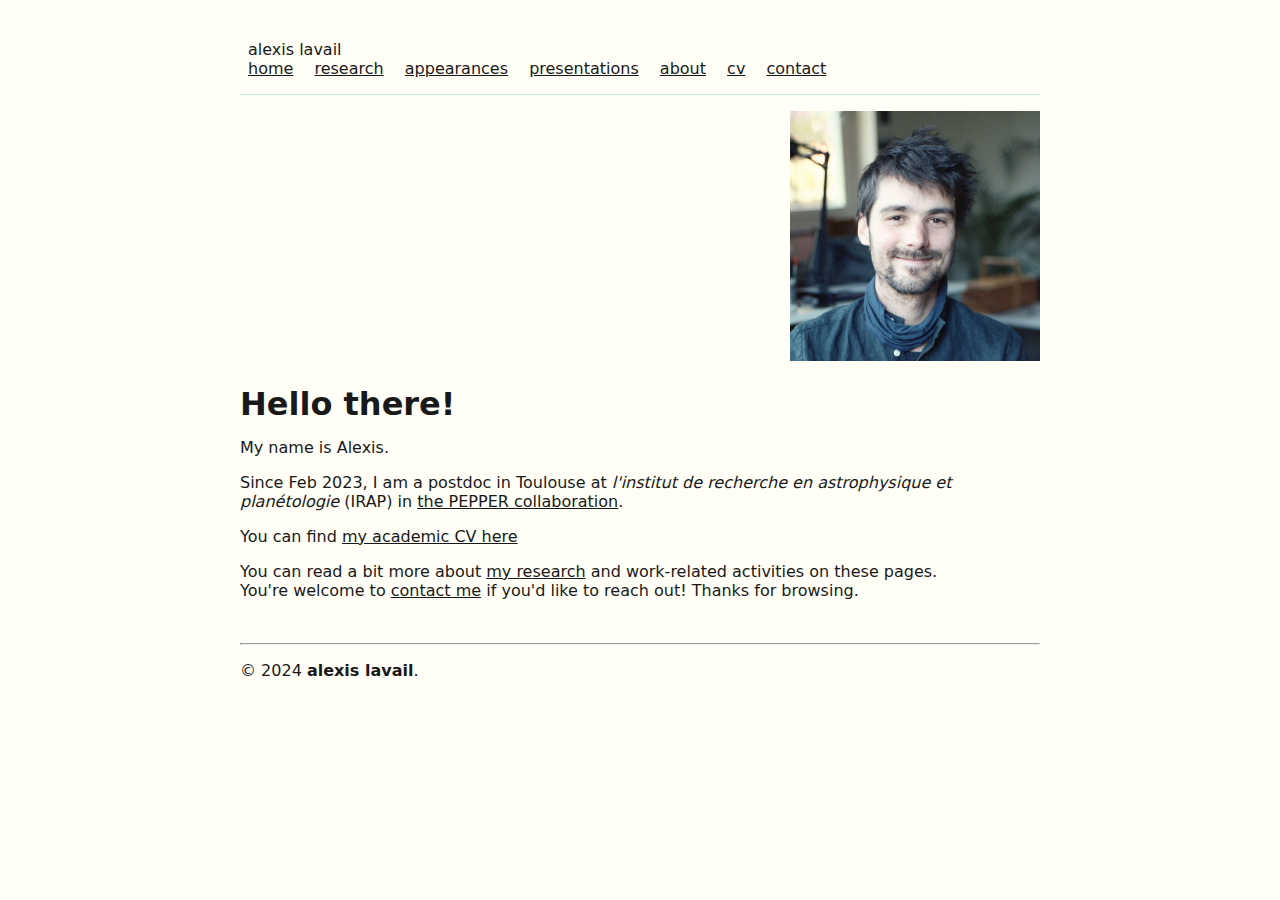
<file: index.html>
<!DOCTYPE html>
<html lang="en-us">
<head>
	<meta charset="UTF-8">
	<meta name="viewport" content="width=device-width, initial-scale=1">
	<meta http-equiv="X-UA-Compatible" content="IE=edge">
	<title>Alexis Lavail</title>
	<meta name="description" content="alexis lavail">
	<link rel="stylesheet" href="css/style.css">
    	
</head>
<body>
	<header>
		<p>
			<nav>
				<span>alexis lavail</span> <br/>
				<a href="/">home</a>
				<a href="/research" class="">research</a>
				<a href="/appearances" class="">appearances</a>
				<a href="/presentations" class="">presentations</a>
				<a href="/about" class="">about</a>
				<a href="/cv" class="">cv</a>
				<a href="/contact" class="">contact</a>
			</nav>
		</p>
	</header>

	<main>
		<div align="right">
			<img src="files/alexislavail.jpg" width=250px>
		</div>
		<div>
			<h1>Hello there!</h1>
			<p>My name is Alexis.</p>
			<p>Since Feb 2023, I am a postdoc in Toulouse at <em>l'institut de recherche en astrophysique et planétologie</em> (IRAP) in <a href="https://www.oca.eu/fr/welcome-to-anr-pepper">the PEPPER collaboration</a>.</p>
			<p>You can find <a href="./cv/">my academic CV here</a></p>
			<p> You can read a bit more about <a href="./research/">my research</a> and work-related activities on these pages.<br/> You're welcome to <a href="./contact/">contact me</a> if you'd like to reach out! Thanks for browsing. </p>
		</div>
	</main>

	<footer>
		<br/><hr/><p>&copy; 2024 <b>alexis lavail</b>.</p>
	</footer>

</body>
</html>
</file>
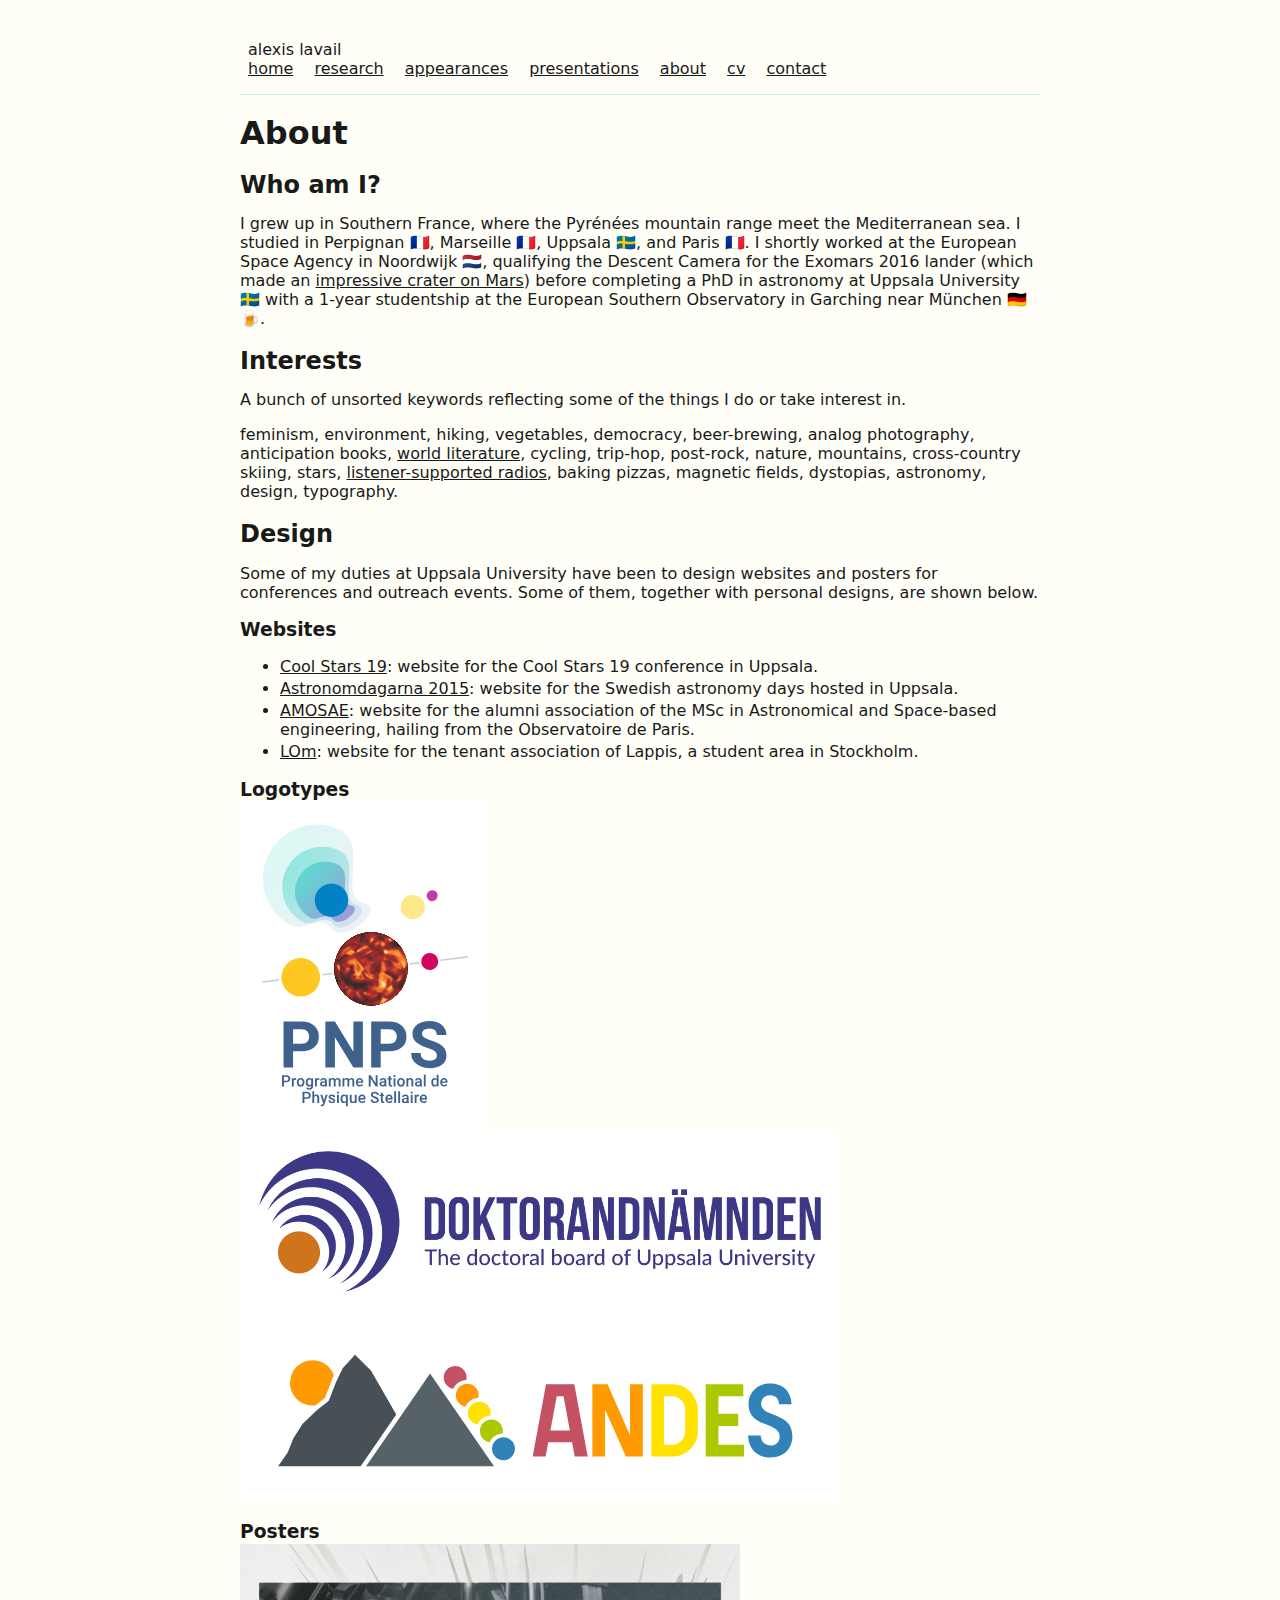
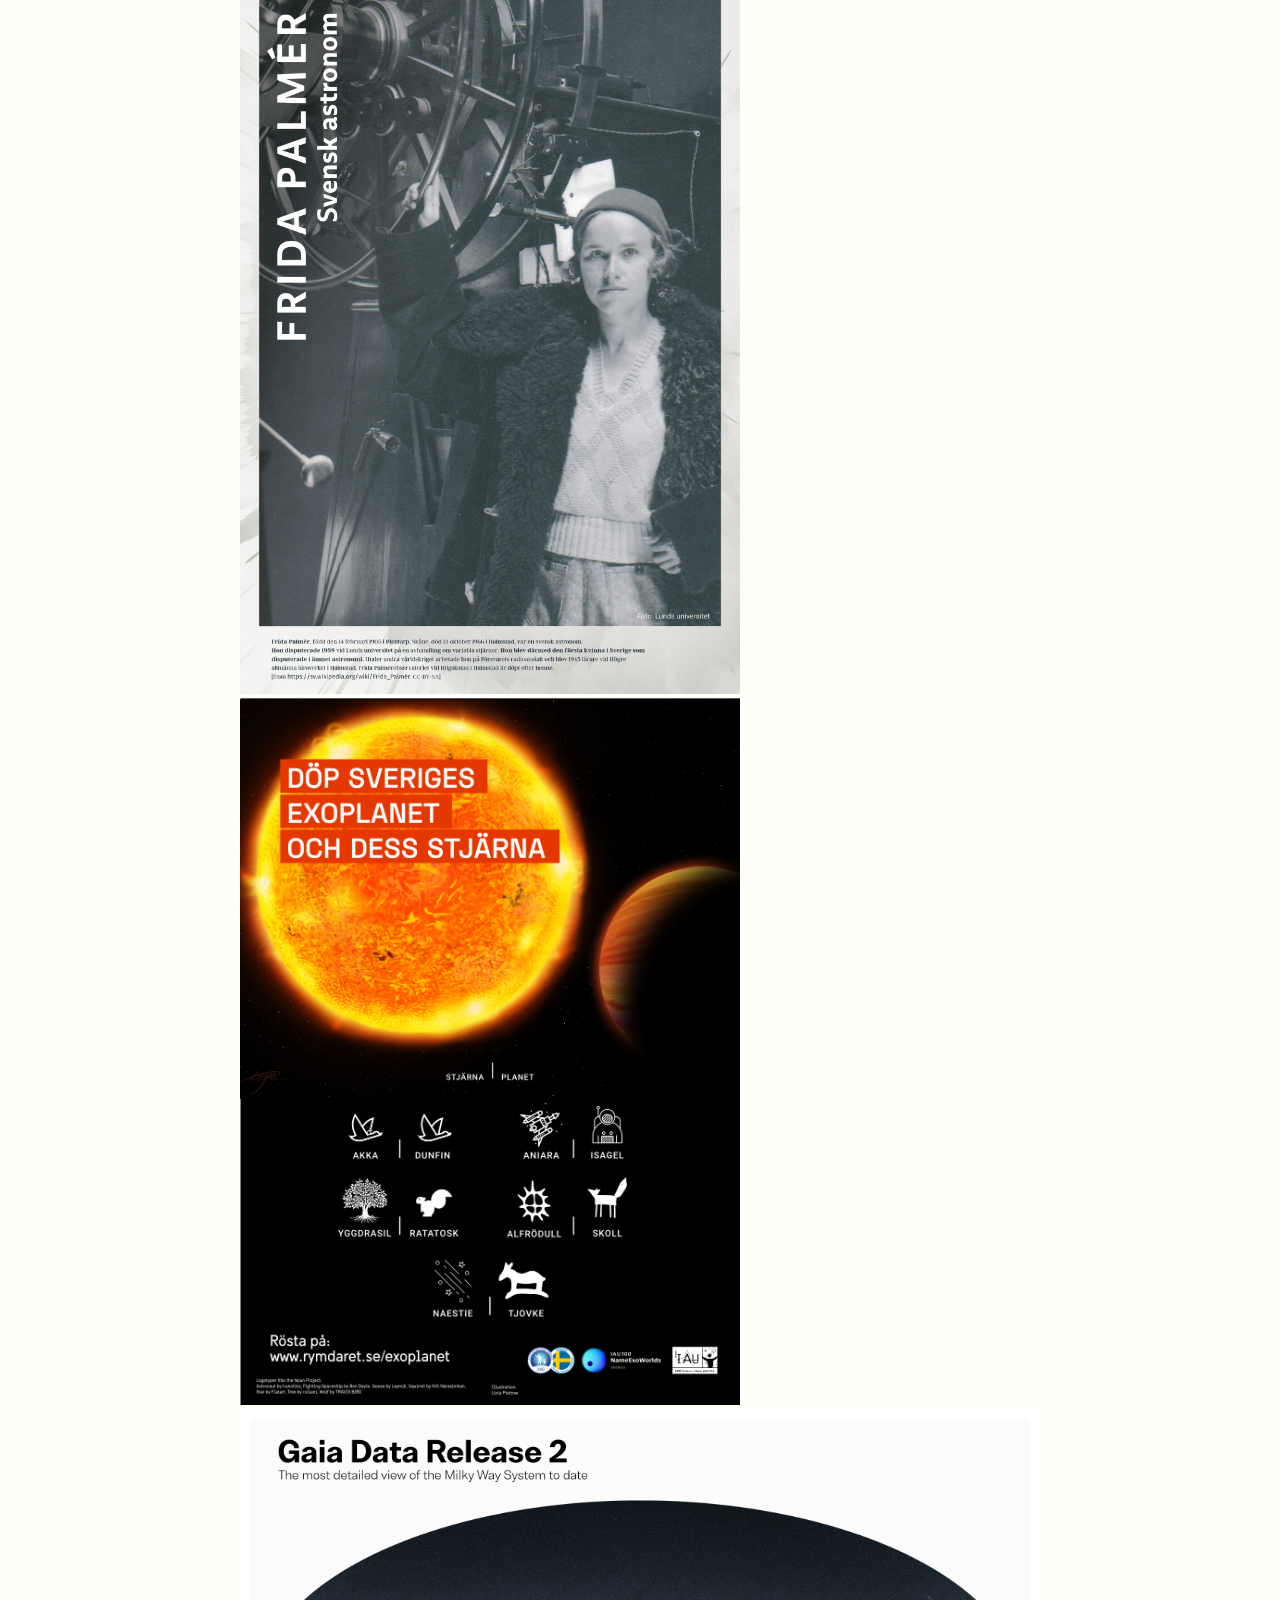
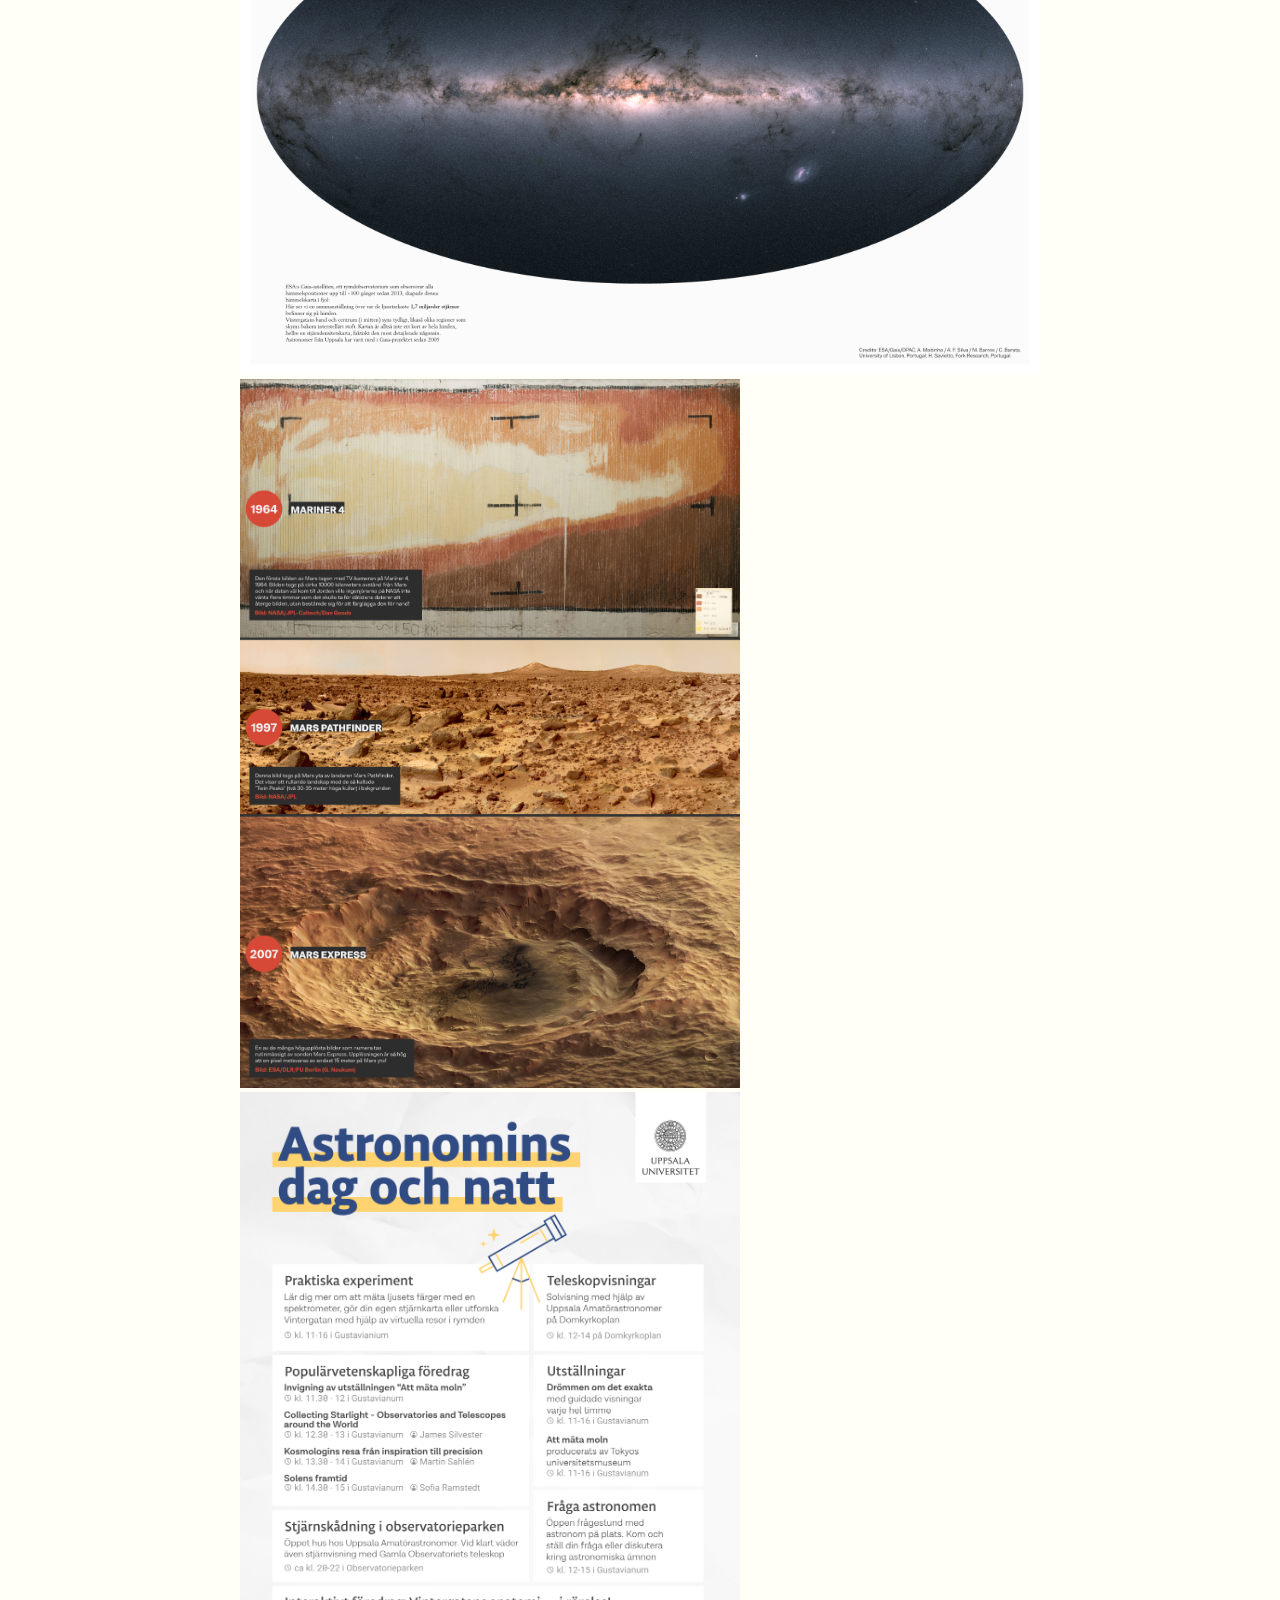
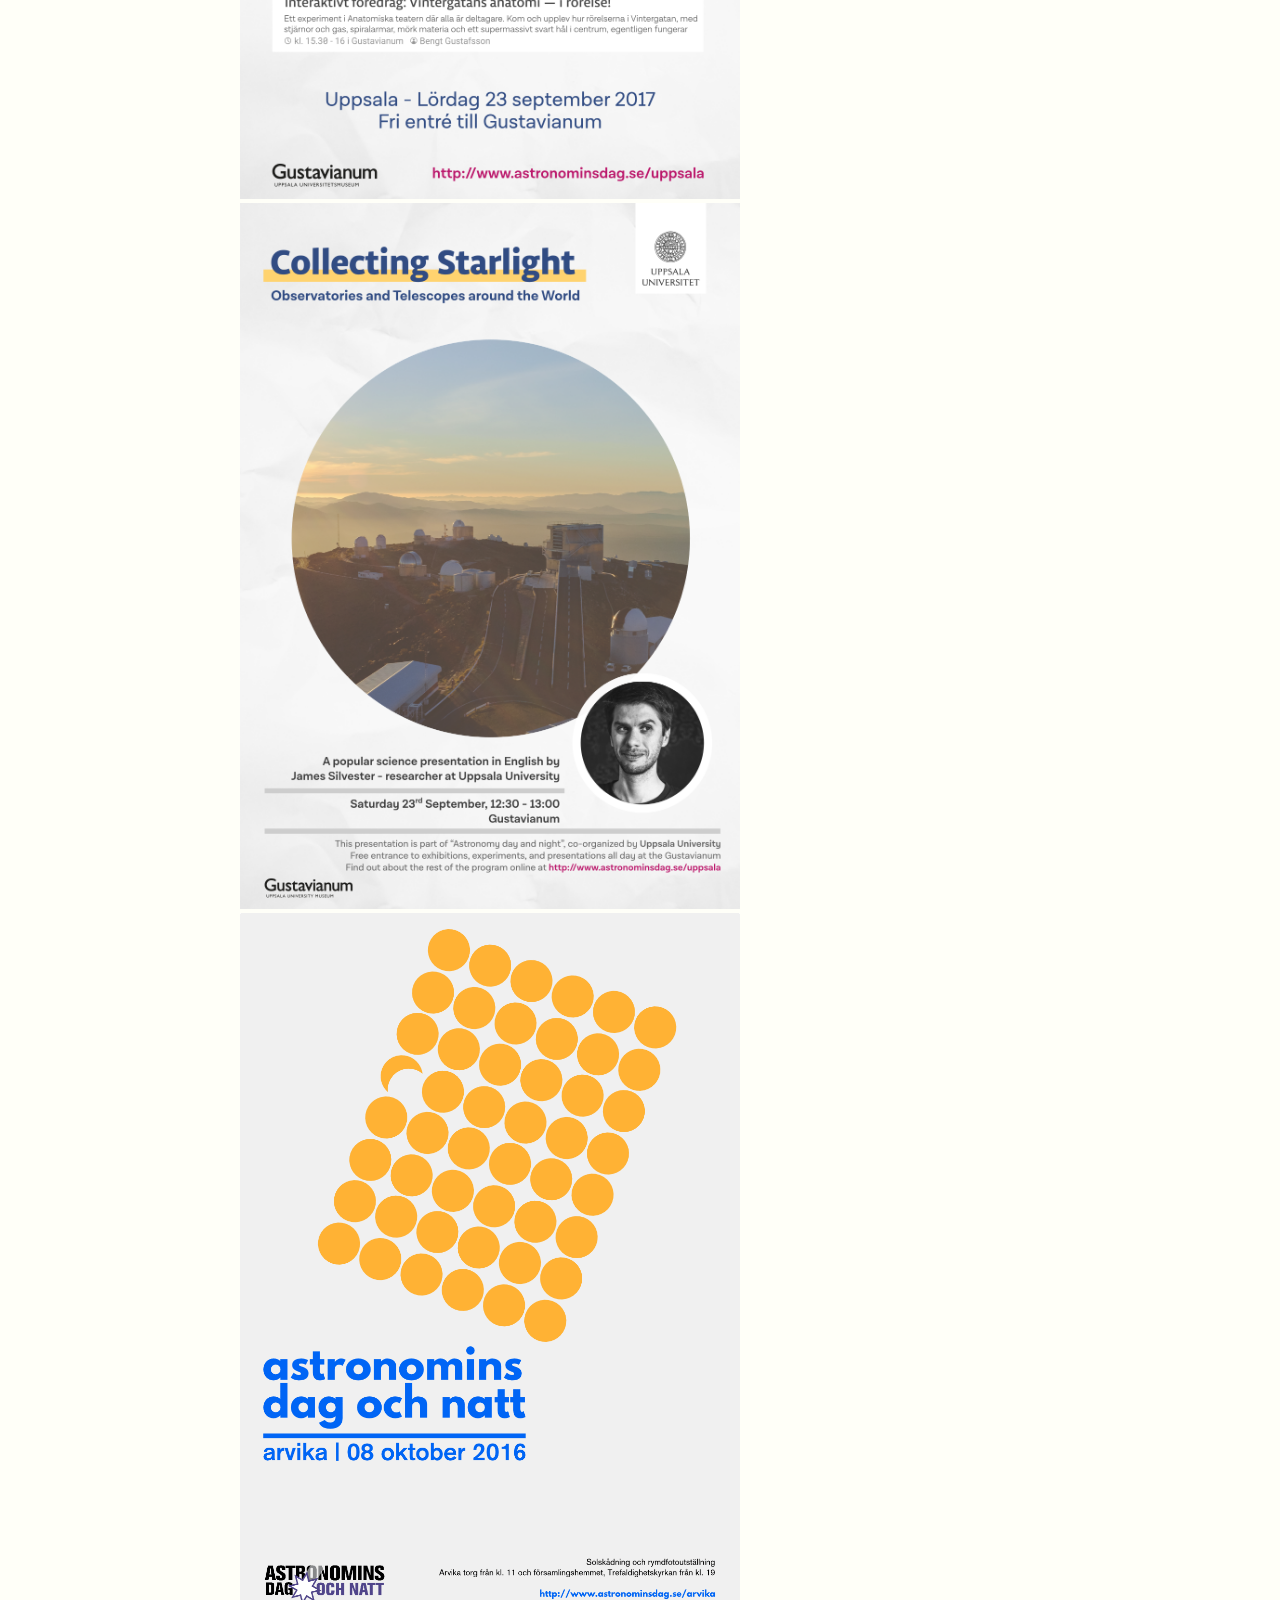
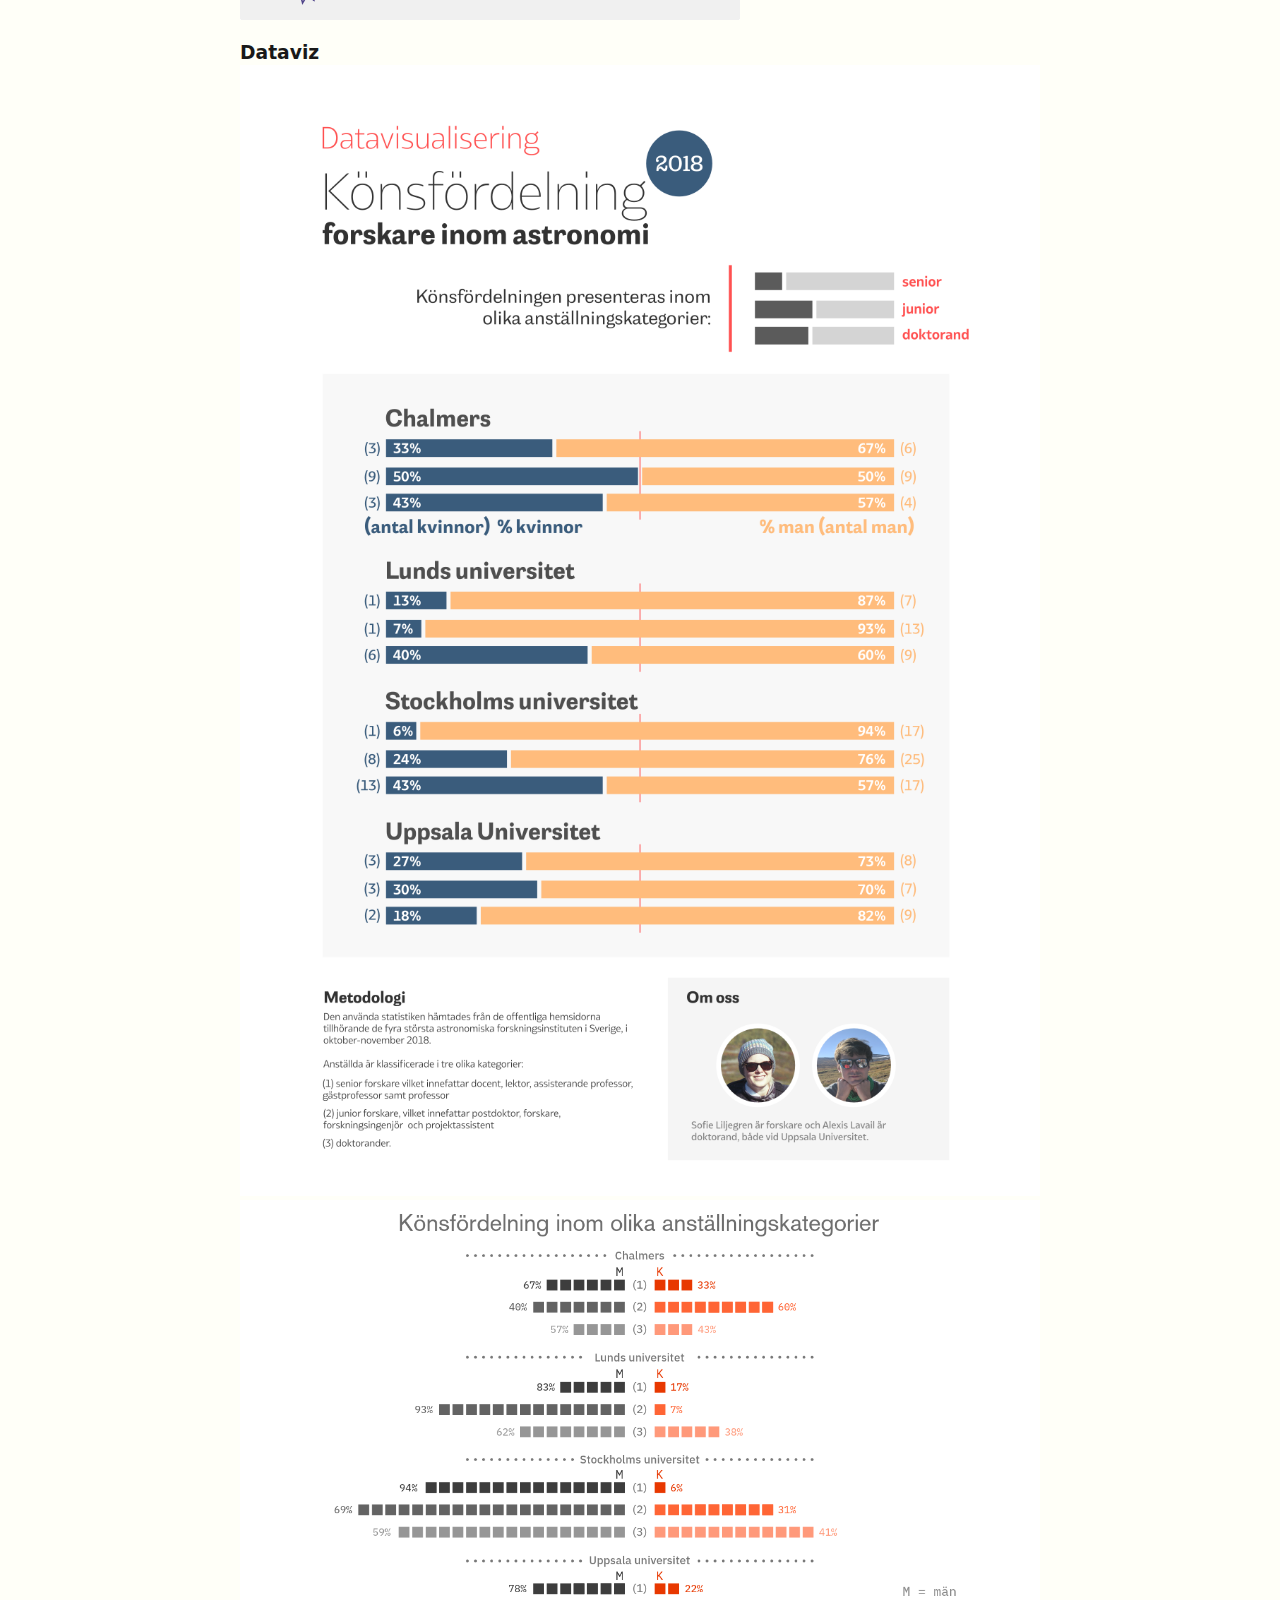
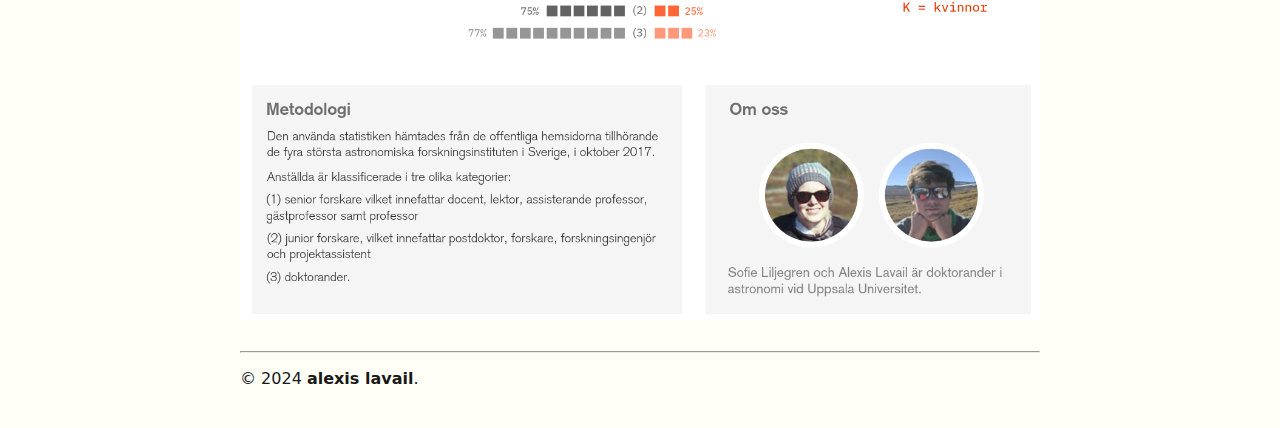
<file: about/index.html>
<!DOCTYPE html>
<html lang="en-us">
<head>
	<meta charset="UTF-8">
	<meta name="viewport" content="width=device-width, initial-scale=1">
	<meta http-equiv="X-UA-Compatible" content="IE=edge">
	<title>About</title>
	<meta name="description" content="alexis lavail">
	<link rel="stylesheet" href="/css/style.css">
</head>
<body>
	<header>
		<p>
			<nav>
				<span>alexis lavail</span> <br/>
				<a href="/">home</a>
				<a href="/research" class="">research</a>
				<a href="/appearances" class="">appearances</a>
				<a href="/presentations" class="">presentations</a>
				<a href="/about" class="">about</a>
				<a href="/cv" class="">cv</a>
				<a href="/contact" class="">contact</a>            
			</nav>
		</p>
	</header>
	<main>
		<article>
            
			<h1>About</h1>
			<h2 id="who-am-i">Who am I?</h2>
			<p>I grew up in Southern France, where the Pyrénées mountain range meet the Mediterranean sea. I studied in Perpignan 🇫🇷, Marseille 🇫🇷, Uppsala 🇸🇪, and Paris 🇫🇷. 
			I shortly worked at the European Space Agency in Noordwijk 🇳🇱, qualifying the Descent Camera for the Exomars 2016 lander (which made an 
			<a href="https://www.nasa.gov/image-feature/jpl/pia21131/closer-look-at-schiaparelli-impact-site-on-mars">impressive crater on Mars</a>) 
			before completing a PhD in astronomy at Uppsala University 🇸🇪 with a 1-year studentship at the European Southern Observatory in Garching near München 🇩🇪🍺.</p>
			<h2 id="interests">Interests</h2>
			<p>A bunch of unsorted keywords reflecting some of the things I do or take interest in.</p>
			<p>feminism, environment, hiking, vegetables, democracy, beer-brewing, analog photography, anticipation books, <a href="https://www.goodreads.com/review/list/72019471-alexis-lavail?shelf=tour-du-monde&amp;view=table">world literature</a>, cycling, trip-hop, post-rock, nature, mountains, cross-country skiing, stars, <a href="http://somafm.com/">listener-supported radios</a>, baking pizzas, magnetic fields, dystopias, astronomy, design, typography.</p>
			<h2 id="design">Design</h2>
			<p>Some of my duties at Uppsala University have been to design websites and posters for conferences and outreach events. Some of them, together with personal designs, are shown below.</p>
			<h3 id="websites"><strong>Websites</strong></h3>
			<ul>
				<li><a href="http://www.coolstars19.com">Cool Stars 19</a>: website for the Cool Stars 19 conference in Uppsala.</li>
				<li><a href="http://www.astro.uu.se/astro2015">Astronomdagarna 2015</a>: website for the Swedish astronomy days hosted in Uppsala.</li>
				<li><a href="http://osae.fr/">AMOSAE</a>: website for the alumni association of the MSc in Astronomical and Space-based engineering, hailing from the Observatoire de Paris.</li>
				<li><a href="https://lom.nu">LOm</a>: website for the tenant association of Lappis, a student area in Stockholm.</li>
			</ul>
			<h3 id="logotypes">Logotypes</h3>
		</article>
		<div>
			<img src="pnps-couleurs_fondBlanc.svg" alt="PNPS" width="250px" />
			<img src="dokt_logo_text_colour.png" alt="" width="600px" />
			<img src="andes-logo-banner-funky.svg" alt="ANDES", width="600px"/> 
		</div>
		<article>
				<h3 id="posters"><strong>Posters</strong></h3>
		</article>
		<div>
			<img src="frida-palmer.png" width="500px"/>
			<img src="uai100.png" alt="" width="500px" />
			<img src="gaiaDR2-allsky.png" width="1000px" />
			<img src="poster-history-photography.svg.png" width="500px" />
			<img src="astrodn2017.png" width="500px" />
			<img src="astrodn-james.png" width="500px" />
			<img src="astrodn.gif" width="500px" />
		</div>
		<article>
			<h3 id="dataviz"><strong>Dataviz</strong></h3>
			<img src="astrogender2018.png" alt="" />
			<img src="astrogender2017.png" alt="" />
		</article>
	</main>

	<footer>
		<br/><hr/><p>&copy; 2024 <b>alexis lavail</b>.
	</footer>

</body>
</html>
</file>
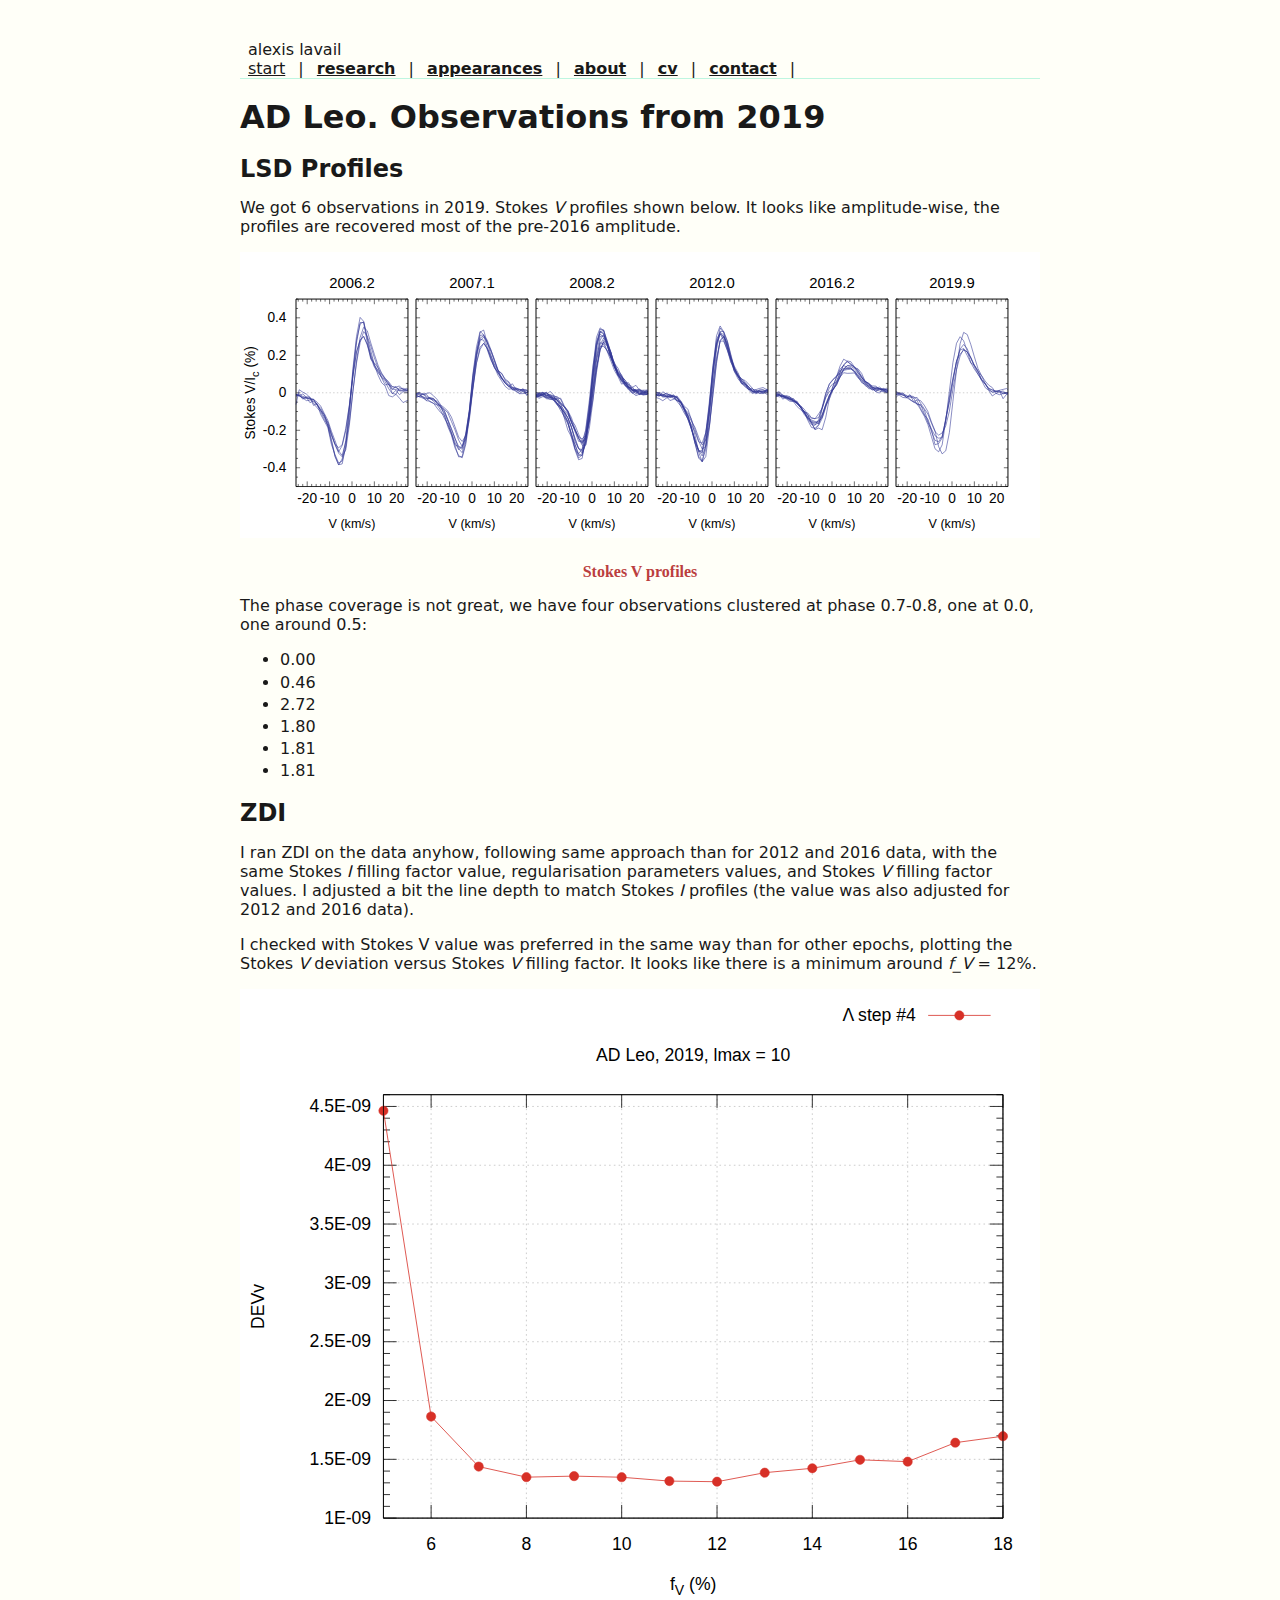
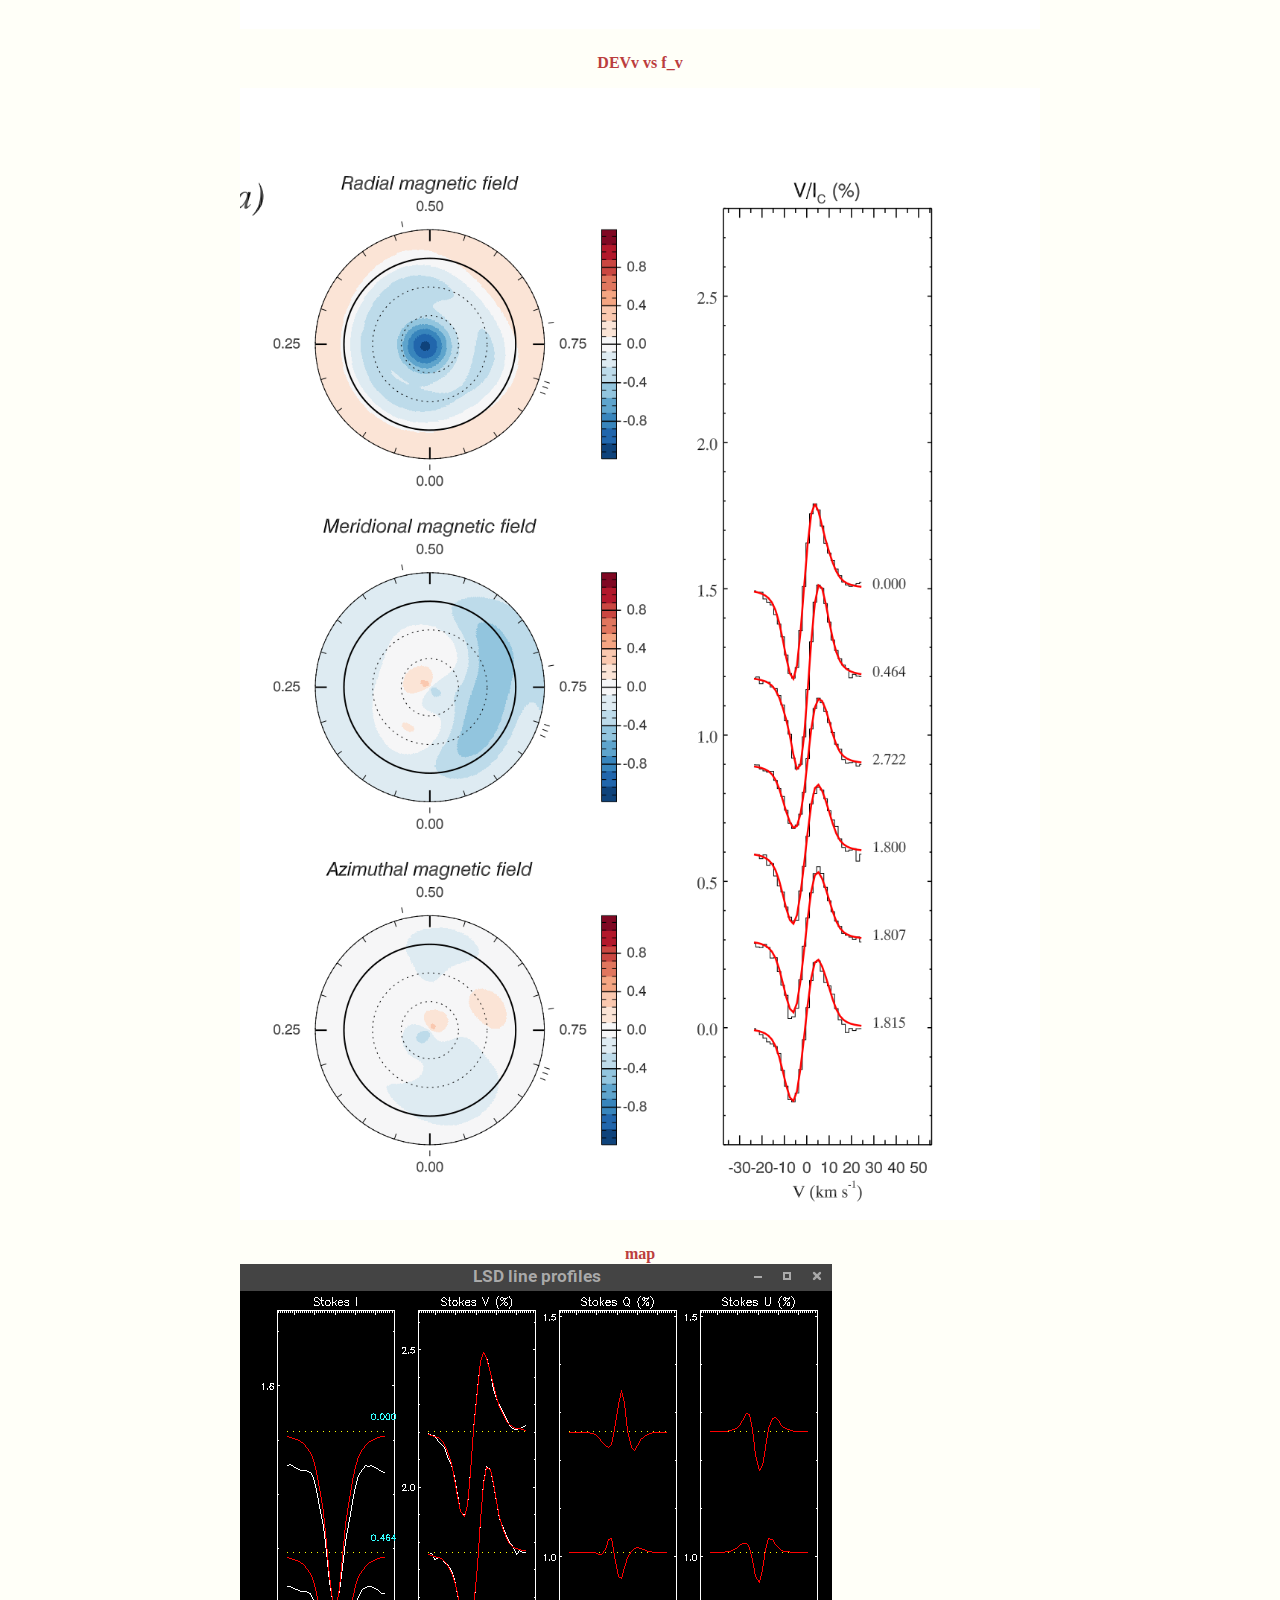
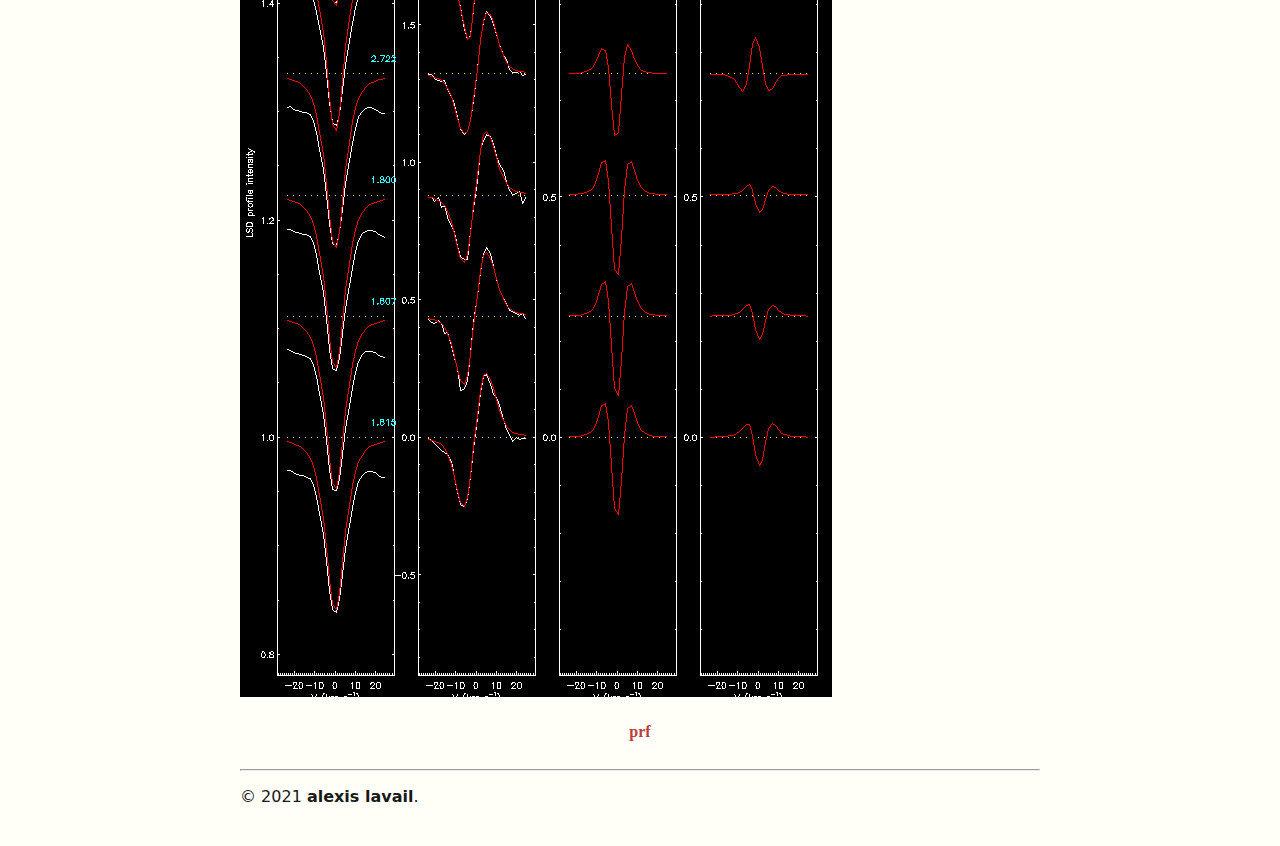
<file: adleo2019/index.html>
<!DOCTYPE html>
<html lang="en-us">
<head>
	<meta charset="UTF-8">
	<meta name="viewport" content="width=device-width, initial-scale=1">
	<meta http-equiv="X-UA-Compatible" content="IE=edge">
	<style type=text/css>body{font-family:monospace;}</style>
	<title>AD Leo. Observations from 2019</title>
	<meta name="description" content="alexis lavail">
	
	<link rel="stylesheet" href="/css/style.css">
	
	
</head>
<body>
	<header>
	<nav>
			<span>alexis lavail</span> <br/>
			<a href="https://astro-alexis.github.io/">start</a> |
			
			
			<a href="/research"><b>research</b></a> | 
			
			<a href="/appearances"><b>appearances</b></a> | 
			
			<a href="/about"><b>about</b></a> | 
			
			<a href="/cv"><b>cv</b></a> | 
			
			<a href="/contact"><b>contact</b></a> | 
			 
	</nav>
	
</header>

	
	<main>
		<article>
			<h1>AD Leo. Observations from 2019</h1>
		       

			<div>
				<h2 id="lsd-profiles">LSD Profiles</h2>
<p>We got 6 observations in 2019. Stokes <em>V</em> profiles shown below. It looks like amplitude-wise, the profiles are recovered most of the pre-2016 amplitude.
<figure>
    <img src="../../files/research/adleo_epochs_v2019.svg"/> <figcaption>
            <h4>Stokes V profiles</h4>
        </figcaption>
</figure>
</p>
<p>The phase coverage is not great, we have four observations clustered at phase 0.7-0.8, one at 0.0, one around 0.5:</p>
<ul>
<li>0.00</li>
<li>0.46</li>
<li>2.72</li>
<li>1.80</li>
<li>1.81</li>
<li>1.81</li>
</ul>
<h2 id="zdi">ZDI</h2>
<p>I ran ZDI on the data anyhow, following same approach than for 2012 and 2016 data, with the same Stokes <em>I</em> filling factor value, regularisation parameters values, and Stokes <em>V</em> filling factor values. I adjusted a bit the line depth to match Stokes <em>I</em> profiles (the value was also adjusted for 2012 and 2016 data).</p>
<p>I checked with Stokes V value was preferred in the same way than for other epochs, plotting the Stokes <em>V</em> deviation versus Stokes <em>V</em> filling factor. It looks like there is a minimum around <em>f_V</em> = 12%.
<figure>
    <img src="../../files/research/vfflambda.svg"/> <figcaption>
            <h4>DEVv vs f_v</h4>
        </figcaption>
</figure>
</p>
<figure>
    <img src="../../files/research/adleo2019map.png"/> <figcaption>
            <h4>map</h4>
        </figcaption>
</figure>

<figure>
    <img src="../../files/research/prf.png"/> <figcaption>
            <h4>prf</h4>
        </figcaption>
</figure>


			</div>
		</article>
	</main>

	<footer>
	<br/><hr/><p>&copy; 2021 <b>alexis lavail</b>.
	</p>
</footer>

</body>
</html>
</file>
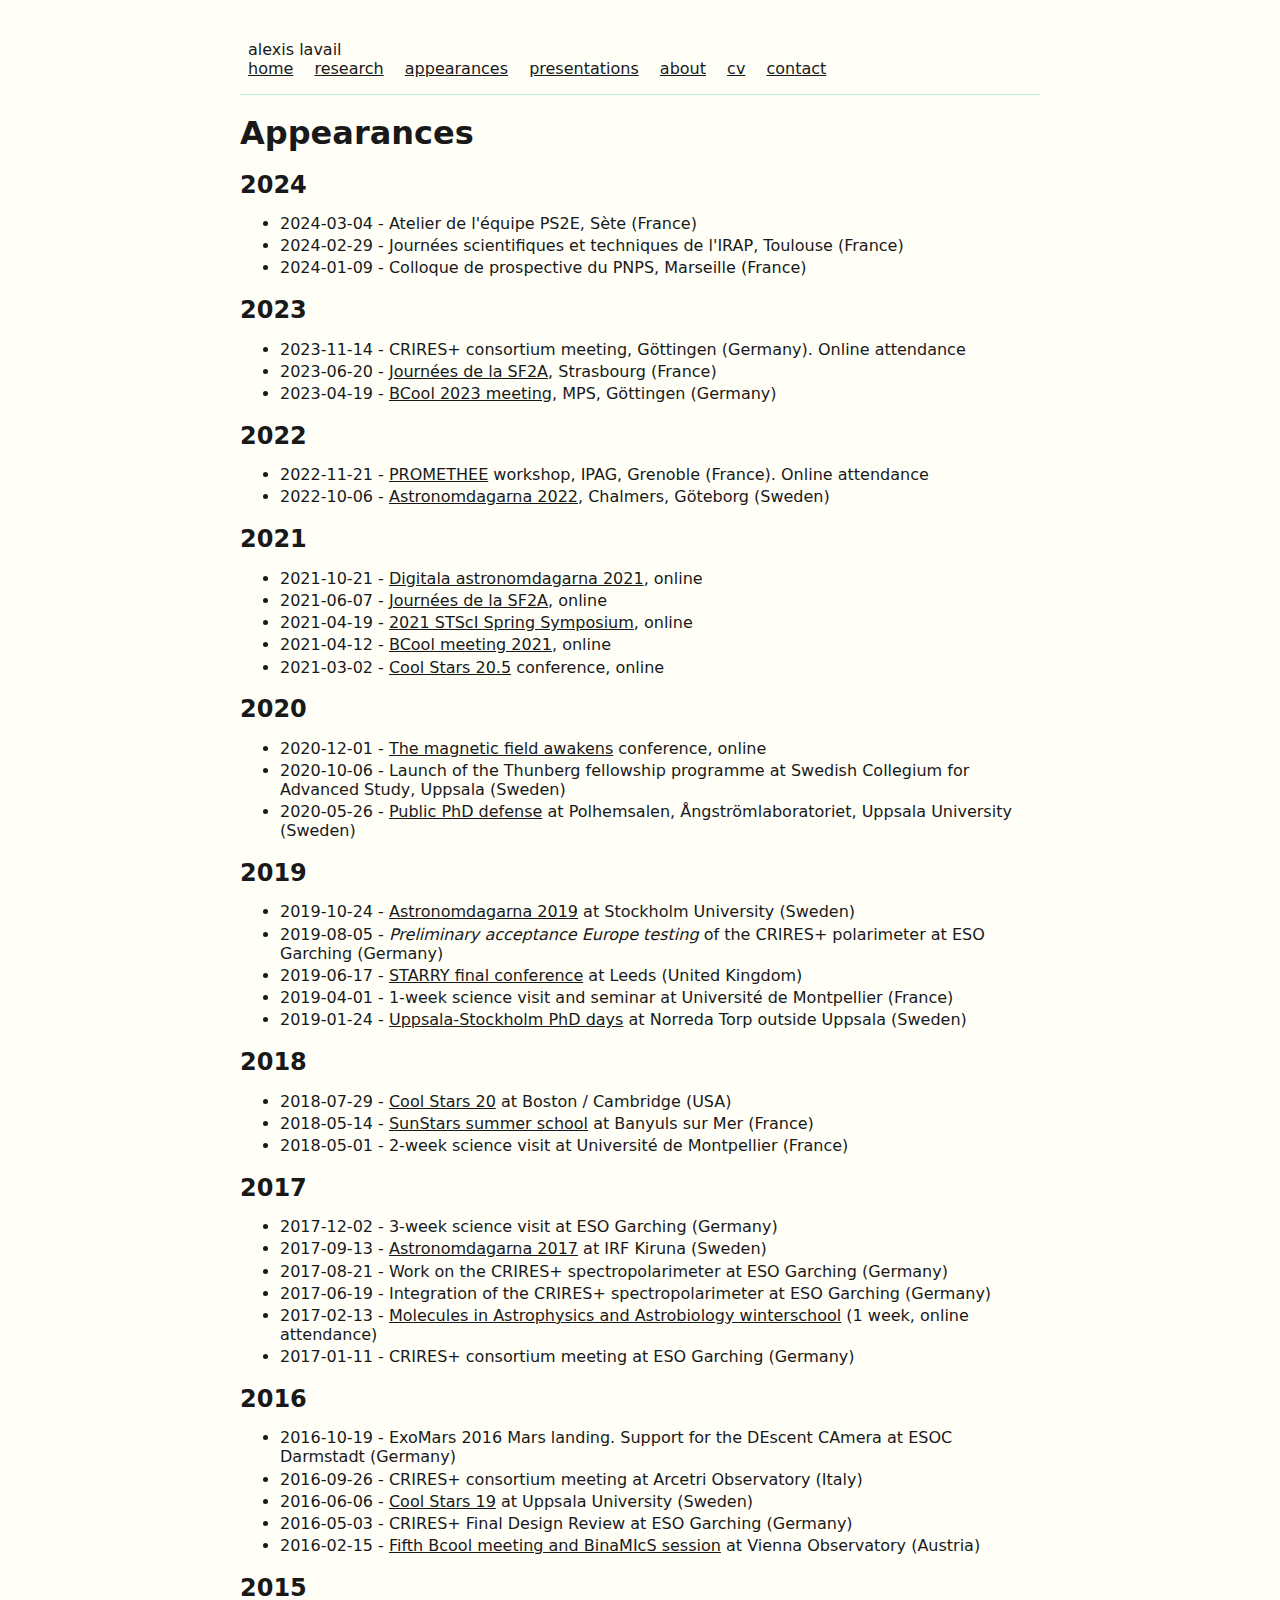
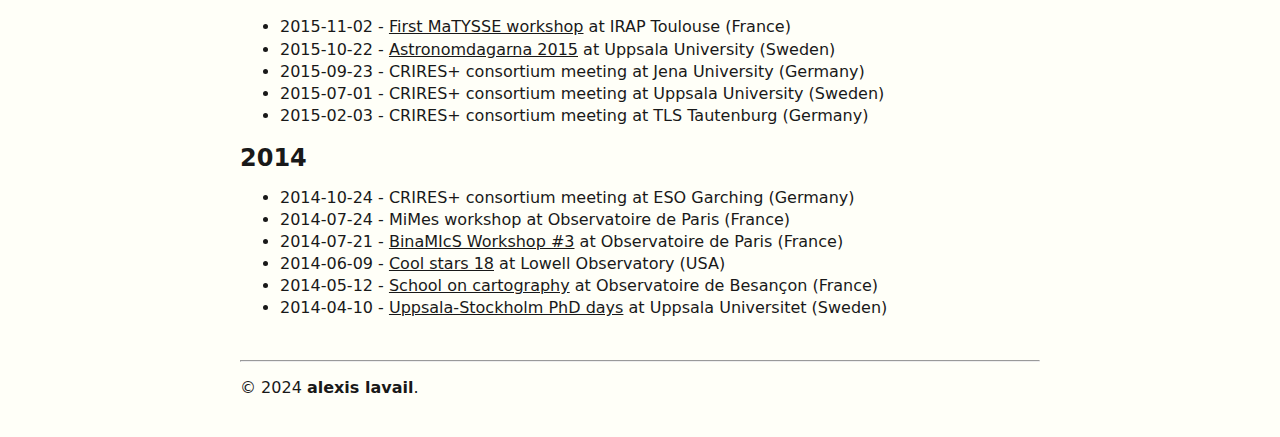
<file: appearances/index.html>
<!DOCTYPE html>
<html lang="en-us">
<head>
	<meta charset="UTF-8">
	<meta name="viewport" content="width=device-width, initial-scale=1">
	<meta http-equiv="X-UA-Compatible" content="IE=edge">
	<title>Appearances</title>
	<meta name="description" content="alexis lavail">
	<link rel="stylesheet" href="../css/style.css">
	
</head>
<body>
	<header>
		<p>
			<nav>
        			<span>alexis lavail</span> <br/>
            			<a href="/">home</a>
                		<a href="/research" class="">research</a>
		                <a href="/appearances" class="">appearances</a>
		                <a href="/presentations" class="">presentations</a>
		                <a href="/about" class="">about</a>
		                <a href="/cv" class="">cv</a>
		                <a href="/contact" class="">contact</a>
          
			</nav>
		</p>
	</header>
	
	<main>
		<article>
			<h1>Appearances</h1>
			<div>
            <h2 id="2024">2024</h2>
            <ul>
                <li>2024-03-04 - Atelier de l'équipe PS2E, Sète (France)</li>
                <li>2024-02-29 - Journées scientifiques et techniques de l'IRAP, Toulouse (France)</li>
                <li>2024-01-09 - Colloque de  prospective du PNPS, Marseille (France)</li>
            </ul>
			<h2 id="2023">2023</h2>
			<ul>
                <li>2023-11-14 - CRIRES+ consortium meeting, Göttingen (Germany). Online attendance</li>
                <li>2023-06-20 - <a href="https://journees.sf2a.eu/">Journées de la SF2A</a>, Strasbourg (France)</li>
				<li>2023-04-19 - <a href="https://bcool2023.sciencesconf.org/">BCool 2023 meeting</a>, MPS, Göttingen (Germany)</li>
			</ul>
			<h2 id="2022">2022</h2>
			<ul>
				<li>2022-11-21 - <a href="https://promethee-anr.github.io/">PROMETHEE</a> workshop, IPAG, Grenoble (France). Online attendance</li>
				<li>2022-10-06 - <a href="https://www.chalmers.se/en/conference/astronomdagarna2022/Pages/default.aspx">Astronomdagarna 2022</a>, Chalmers, Göteborg (Sweden)</li>
			</ul>
			<h2 id="2021">2021</h2>
			<ul>
				<li>2021-10-21 - <a href="https://indico.cern.ch/event/1016890/">Digitala astronomdagarna 2021</a>, online</li>
				<li>2021-06-07 - <a href="https://www.carbonfreeconf.com/website/134/home">Journées de la SF2A</a>, online</li>
				<li>2021-04-19 - <a href="https://www.stsci.edu/contents/events/stsci/2021/april/towards-the-comprehensive-characterization-of-exoplanets">2021 STScI Spring Symposium</a>, online</li>
				<li>2021-04-12 - <a href="https://bcool2021.sciencesconf.org/">BCool meeting 2021</a>, online</li>
				<li>2021-03-02 - <a href="http://coolstars20.cfa.harvard.edu/cs20half/">Cool Stars 20.5</a> conference, online</li>
			</ul>
			<h2 id="2020">2020</h2>
			<ul>
				<li>2020-12-01 - <a href="https://www.magneticfieldawakens.com/">The magnetic field awakens</a> conference, online</li>
				<li>2020-10-06 - Launch of the Thunberg fellowship programme at Swedish Collegium for Advanced Study, Uppsala (Sweden)</li>
				<li>2020-05-26 - <a href="https://www.physics.uu.se/kalendarium/evenemang/?eventId=53538">Public PhD defense</a> at Polhemsalen, Ångströmlaboratoriet, Uppsala University (Sweden)</li>
			</ul>
			<h2 id="2019">2019</h2>
			<ul>
				<li>2019-10-24 - <a href="https://www.astro.su.se/om-oss/evenemang/astronomdagarna-2019">Astronomdagarna 2019</a> at Stockholm University (Sweden)</li>
				<li>2019-08-05 - <em>Preliminary acceptance Europe testing</em> of the CRIRES+ polarimeter at ESO Garching (Germany)</li>
				<li>2019-06-17 - <a href="https://starry-project.eu/final-conference/">STARRY final conference</a> at Leeds (United Kingdom)</li>
				<li>2019-04-01 - 1-week science visit and seminar at Université de Montpellier (France)</li>
				<li>2019-01-24 - <a href="/uusu3/">Uppsala-Stockholm PhD days</a> at Norreda Torp outside Uppsala (Sweden)</li>
			</ul>
			<h2 id="2018">2018</h2>
			<ul>
				<li>2018-07-29 - <a href="http://www.coolstars20.com">Cool Stars 20</a> at Boston / Cambridge (USA)</li>
				<li>2018-05-14 - <a href="https://sunstars.sciencesconf.org/">SunStars summer school</a> at Banyuls sur Mer (France)</li>
				<li>2018-05-01 - 2-week science visit at Université de Montpellier (France)</li>
			</ul>
			<h2 id="2017">2017</h2>
			<ul>
				<li>2017-12-02 - 3-week science visit at ESO Garching (Germany)</li>
				<li>2017-09-13 - <a href="http://irf.se/astro2017/">Astronomdagarna 2017</a> at IRF Kiruna (Sweden)</li>
				<li>2017-08-21 - Work on the CRIRES+ spectropolarimeter at ESO Garching (Germany)</li>
				<li>2017-06-19 - Integration of the CRIRES+ spectropolarimeter at ESO Garching (Germany)</li>
				<li>2017-02-13 - <a href="http://hotmol.eu/ws2017.shtml">Molecules in Astrophysics and Astrobiology winterschool</a> (1 week, online attendance)</li>
				<li>2017-01-11 - CRIRES+ consortium meeting at ESO Garching (Germany)</li>
			</ul>
			<h2 id="2016">2016</h2>
			<ul>
				<li>2016-10-19 - ExoMars 2016 Mars landing. Support for the DEscent CAmera at ESOC Darmstadt (Germany)</li>
				<li>2016-09-26 - CRIRES+ consortium meeting at Arcetri Observatory (Italy)</li>
				<li>2016-06-06 - <a href="https://www.astro.uu.se/~cool19/">Cool Stars 19</a> at Uppsala University (Sweden)</li>
				<li>2016-05-03 - CRIRES+ Final Design Review at ESO Garching (Germany)</li>
				<li>2016-02-15 - <a href="http://bcool2016.sciencesconf.org/">Fifth Bcool meeting and BinaMIcS session</a> at Vienna Observatory (Austria)</li>
			</ul>
			<h2 id="2015">2015</h2>
			<ul>
				<li>2015-11-02 - <a href="https://matysse.irap.omp.eu/doku.php?id=project:matysse1">First MaTYSSE workshop</a> at IRAP Toulouse (France)</li>
				<li>2015-10-22 - <a href="http://www.astro.uu.se/astro2015">Astronomdagarna 2015</a> at Uppsala University (Sweden)</li>
				<li>2015-09-23 - CRIRES+ consortium meeting at Jena University (Germany)</li>
				<li>2015-07-01 - CRIRES+ consortium meeting at Uppsala University (Sweden)</li>
				<li>2015-02-03 - CRIRES+ consortium meeting at TLS Tautenburg (Germany)</li>
			</ul>
			<h2 id="2014">2014</h2>
			<ul>
				<li>2014-10-24 - CRIRES+ consortium meeting at ESO Garching (Germany)</li>
				<li>2014-07-24 - MiMes workshop at Observatoire de Paris (France)</li>
				<li>2014-07-21 - <a href="http://lesia.obspm.fr/BinaMIcS/binamics-3/">BinaMIcS Workshop #3</a> at Observatoire de Paris (France)</li>
				<li>2014-06-09 - <a href="http://www2.lowell.edu/workshops/coolstars18/">Cool stars 18</a> at Lowell Observatory (USA)</li>
				<li>2014-05-12 - <a href="http://lesia.obspm.fr/MagMas/cartography2014/index.html">School on cartography</a> at Observatoire de Besançon (France)</li>
				<li>2014-04-10 - <a href="/uusu2014/">Uppsala-Stockholm PhD days</a> at Uppsala Universitet (Sweden)</li>
			</ul>
		</article>
	</main>

	<footer>
		<br/><hr/><p>&copy; 2024 <b>alexis lavail</b>.
	</footer>

</body>
</html>
</file>
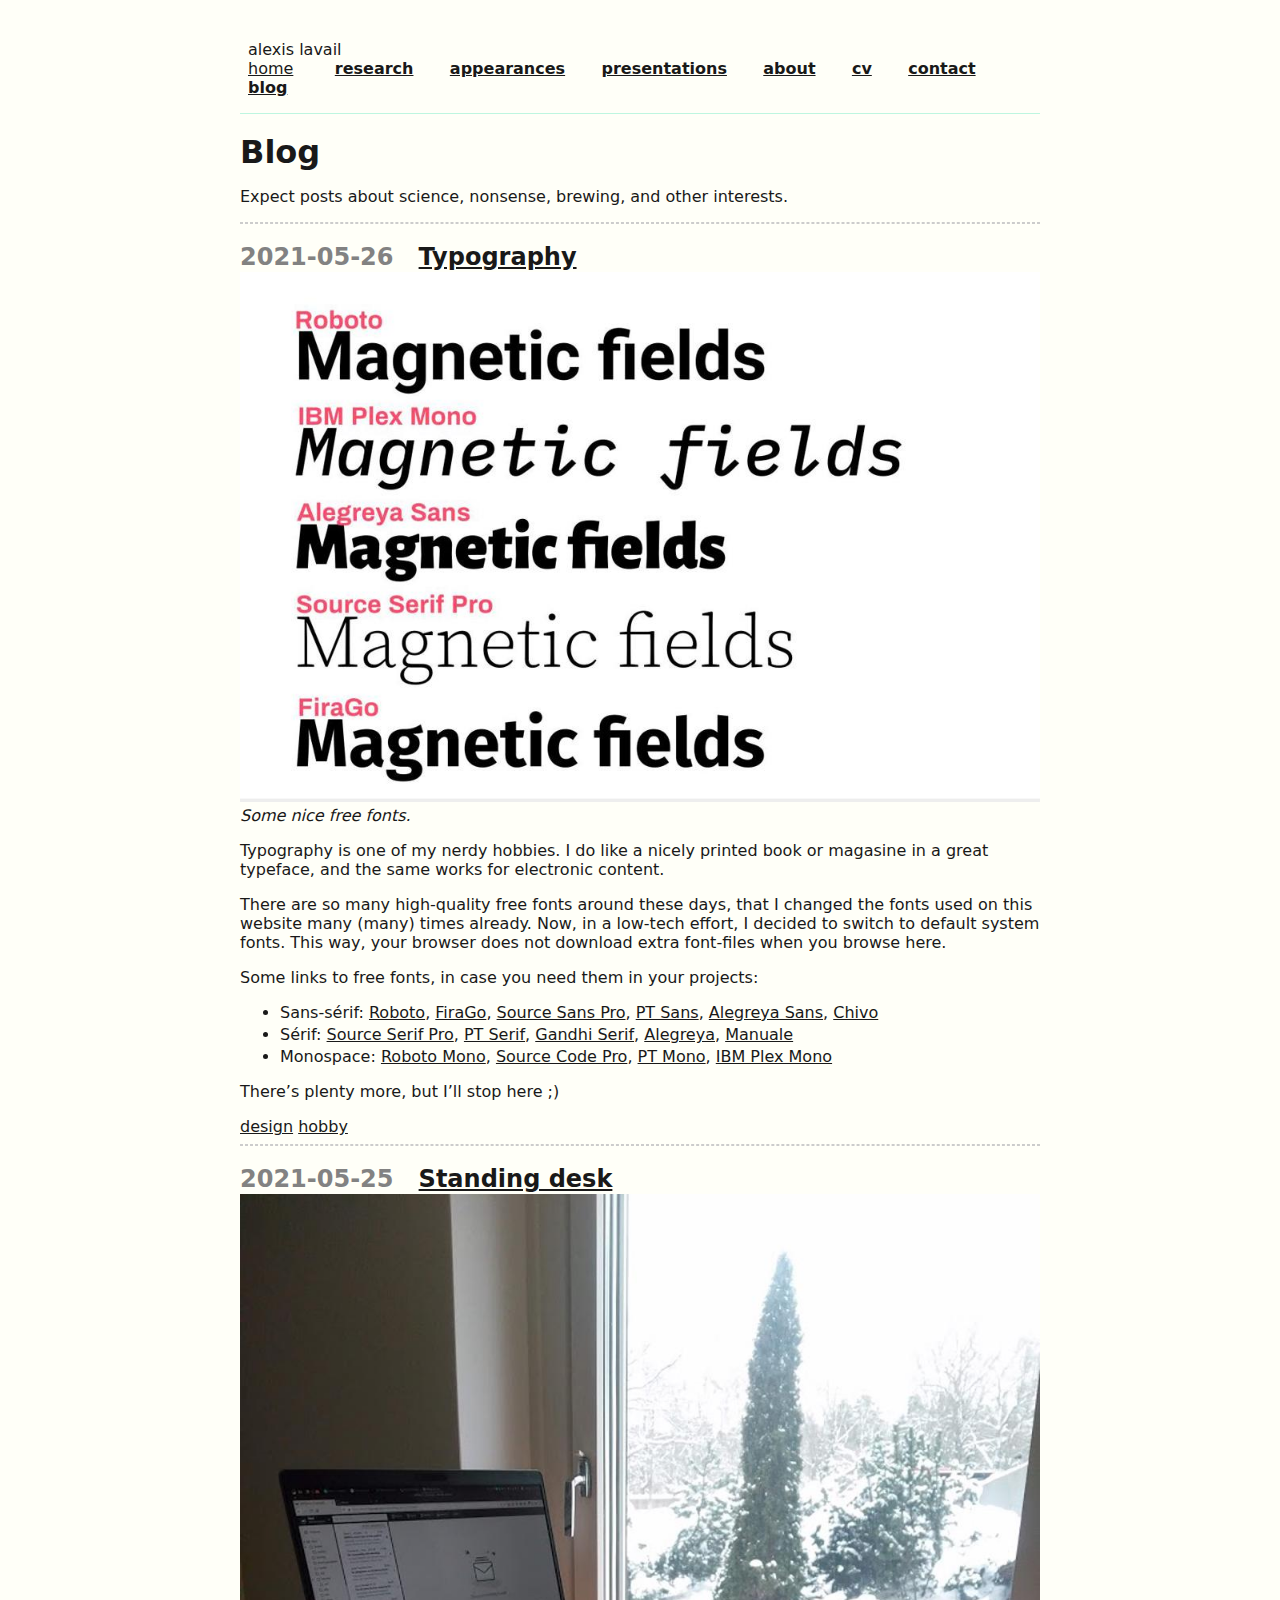
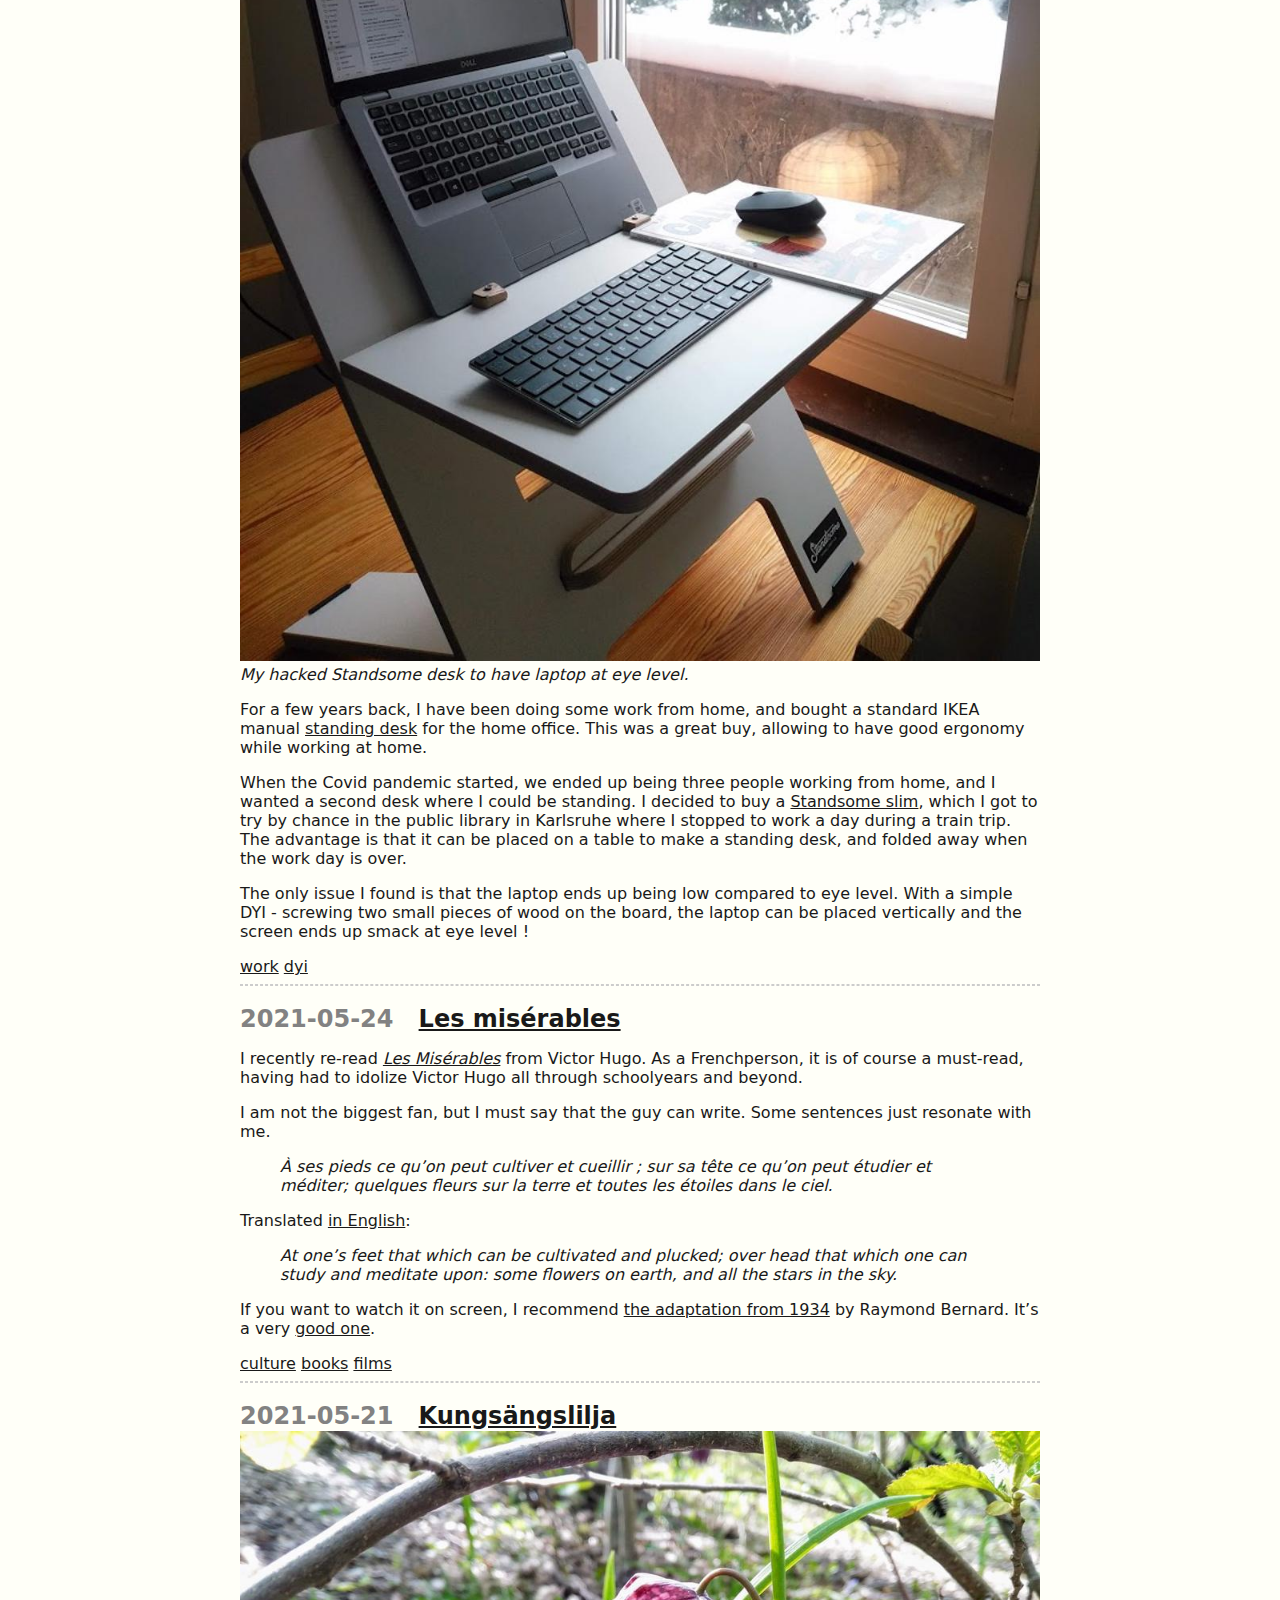
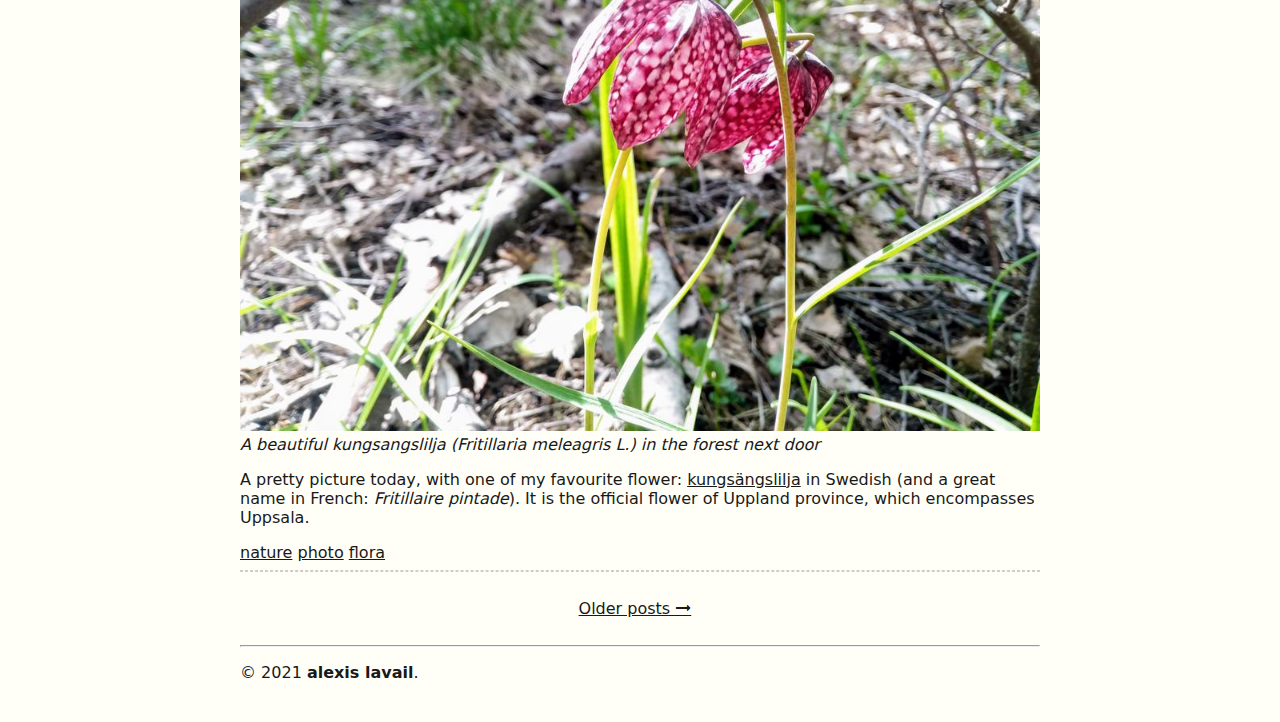
<file: blog/index.html>
<!DOCTYPE html>
<html lang="en-us">
<head>
	<meta charset="UTF-8">
	<meta name="viewport" content="width=device-width, initial-scale=1">
	<meta http-equiv="X-UA-Compatible" content="IE=edge">
	<style type=text/css>body{font-family:monospace;}</style>
	<title>bloggy blog</title>
	<meta name="description" content="alexis lavail">
	
	<link rel="stylesheet" href="/css/style.css">
	
	<link rel="alternate" type="application/rss+xml" href="/blog/index.xml" title="alexis lavail">
</head>
<body>
	<header>
	<p>
	<nav>
            <span>alexis lavail</span> <br/>
            <a href="https://astro-alexis.github.io/">home</a> &nbsp &nbsp
			
			
			<a href="/research"><b>research</b></a>&nbsp &nbsp  
			
			<a href="/appearances"><b>appearances</b></a>&nbsp &nbsp  
			
			<a href="/presentations"><b>presentations</b></a>&nbsp &nbsp  
			
			<a href="/about"><b>about</b></a>&nbsp &nbsp  
			
			<a href="/cv"><b>cv</b></a>&nbsp &nbsp  
			
			<a href="/contact"><b>contact</b></a>&nbsp &nbsp  
			
			<a href="/blog"><b>blog</b></a>&nbsp &nbsp  
			
	</nav>
	</p>




</header>

	
<main>
    <h1 id="blog">Blog</h1>
<p>Expect posts about science, nonsense, brewing, and other interests.</p>

    
        <hr class="light">
        <h2><time>2021-05-26</time> &nbsp <a href="/blog/typography/">Typography</a></h2>
 
     
        
         <img src="/blog/typography/fonts_hub065e82d0d30a0cfc67ece51ad1a13a8_83368_1000x0_resize_q75_catmullrom.jpg">
         <em>Some nice free fonts.</em>
     
 

        <p>Typography is one of my nerdy hobbies. I do like a nicely printed book or magasine in a great typeface, and the same works for electronic content.</p>
<p>There are so many high-quality free fonts around these days, that I changed the fonts used on this website many (many) times already.
Now, in a low-tech effort, I decided to switch to default system fonts. This way, your browser does not download extra font-files when you browse here.</p>
<p>Some links to free fonts, in case you need them in your projects:</p>
<ul>
<li>Sans-sérif: <a href="https://fonts.google.com/specimen/Roboto">Roboto</a>, <a href="https://bboxtype.com/typefaces/FiraGO/#!layout=specimen">FiraGo</a>, <a href="https://adobe-fonts.github.io/source-sans/">Source Sans Pro</a>, <a href="https://company.paratype.com/pt-sans-pt-serif">PT Sans</a>, <a href="https://www.huertatipografica.com/en/fonts/alegreya-sans-ht">Alegreya Sans</a>, <a href="https://www.omnibus-type.com/fonts/chivo/">Chivo</a></li>
<li>Sérif: <a href="https://adobe-fonts.github.io/source-serif/">Source Serif Pro</a>, <a href="https://company.paratype.com/pt-sans-pt-serif">PT Serif</a>, <a href="https://www.fontsquirrel.com/fonts/gandhi-serif">Gandhi Serif</a>, <a href="https://www.huertatipografica.com/en/fonts/alegreya-ht-pro">Alegreya</a>, <a href="https://www.omnibus-type.com/fonts/manuale/">Manuale</a></li>
<li>Monospace: <a href="https://fonts.google.com/specimen/Roboto+Mono">Roboto Mono</a>, <a href="http://adobe-fonts.github.io/source-code-pro/">Source Code Pro</a>, <a href="https://company.paratype.com/pt-sans-pt-serif">PT Mono</a>, <a href="https://github.com/IBM/plex/releases">IBM Plex Mono</a></li>
</ul>
<p>There&rsquo;s plenty more, but I&rsquo;ll stop here ;)</p>

        
            <a class="atag" href="/tags/design">design</a>
        
            <a class="atag" href="/tags/hobby">hobby</a>
        
    
        <hr class="light">
        <h2><time>2021-05-25</time> &nbsp <a href="/blog/standing-desk/">Standing desk</a></h2>
 
     
        
         <img src="/blog/standing-desk/standsome_hub73a601ddc173d86e226f01934a0c3b8_139055_1000x0_resize_q75_catmullrom.jpg">
         <em>My hacked Standsome desk to have laptop at eye level.</em>
     
 

        <p>For a few years back, I have been doing some work from home, and bought a standard IKEA manual <a href="https://www.ikea.com/se/sv/p/skarsta-skrivbord-sitt-sta-vit-s89324812/">standing desk</a> for the home office. This was a great buy, allowing to have good ergonomy while working at home.</p>
<p>When the Covid pandemic started, we ended up being three people working from home, and I wanted a second desk where I could be standing. I decided to buy a <a href="https://standsome.com/shop/steh-schreibtisch-hoehenverstellbar/standsome-slim-white/">Standsome slim</a>, which I got to try by chance in the public library in Karlsruhe where I stopped to work a day during a train trip. The advantage is that it can be placed on a table to make a standing desk, and folded away when the work day is over.</p>
<p>The only issue I found is that the laptop ends up being low compared to eye level. With a simple DYI - screwing two small pieces of wood on the board, the laptop can be placed vertically and the screen ends up smack at eye level !</p>

        
            <a class="atag" href="/tags/work">work</a>
        
            <a class="atag" href="/tags/dyi">dyi</a>
        
    
        <hr class="light">
        <h2><time>2021-05-24</time> &nbsp <a href="/blog/lesmiserables/">Les misérables</a></h2>
 

        <p>I recently re-read <a href="https://fr.wikipedia.org/wiki/Les_Mis%C3%A9rables"><em>Les Misérables</em></a> from Victor Hugo. As a Frenchperson, it is of course a must-read, having had to idolize Victor Hugo all through schoolyears and beyond.</p>
<p>I am not the biggest fan, but I must say that the guy can write. Some sentences just resonate with me.</p>
<blockquote>
<p><em>À ses pieds ce qu’on peut cultiver et cueillir ; sur sa tête ce qu’on peut étudier et méditer; quelques fleurs sur la terre et toutes les étoiles dans le ciel.</em></p>
</blockquote>
<p>Translated <a href="https://en.wikisource.org/wiki/Les_Mis%C3%A9rables/Volume_1/Book_First/Chapter_13">in English</a>:</p>
<blockquote>
<p><em>At one&rsquo;s feet that which can be cultivated and plucked; over head that which one can study and meditate upon: some flowers on earth, and all the stars in the sky.</em></p>
</blockquote>
<p>If you want to watch it on screen, I recommend <a href="https://www.criterion.com/films/879-les-miserables">the adaptation from 1934</a> by Raymond Bernard. It&rsquo;s a very <a href="https://www.criterion.com/current/posts/2604-from-the-eclipse-shelf-les-mis-rables">good one</a>.</p>

        
            <a class="atag" href="/tags/culture">culture</a>
        
            <a class="atag" href="/tags/books">books</a>
        
            <a class="atag" href="/tags/films">films</a>
        
    
        <hr class="light">
        <h2><time>2021-05-21</time> &nbsp <a href="/blog/kungsangslilja/">Kungsängslilja</a></h2>
 
     
        
         <img src="/blog/kungsangslilja/kungsangslilja_huc07a0857572161b3ea6eb7ddd5ba5c99_823083_1000x0_resize_q75_catmullrom.jpg">
         <em>A beautiful kungsangslilja (Fritillaria meleagris L.) in the forest next door</em>
     
 

        <p>A pretty picture today, with one of my favourite flower: <a href="https://en.wikipedia.org/wiki/Fritillaria_meleagris">kungsängslilja</a> in Swedish (and a great name in French: <em>Fritillaire pintade</em>). It is the official flower of Uppland province, which encompasses Uppsala.</p>

        
            <a class="atag" href="/tags/nature">nature</a>
        
            <a class="atag" href="/tags/photo">photo</a>
        
            <a class="atag" href="/tags/flora">flora</a>
        
    
<hr class="light">
<br/>
<div align="center">
    
    
        <a href="/blog/page/2/">Older posts 🠖</a>
     &nbsp
</div>
</main>

	<footer>
	<br/><hr/><p>&copy; 2021 <b>alexis lavail</b>.
	</p>
</footer>

</body>
</html>
</file>
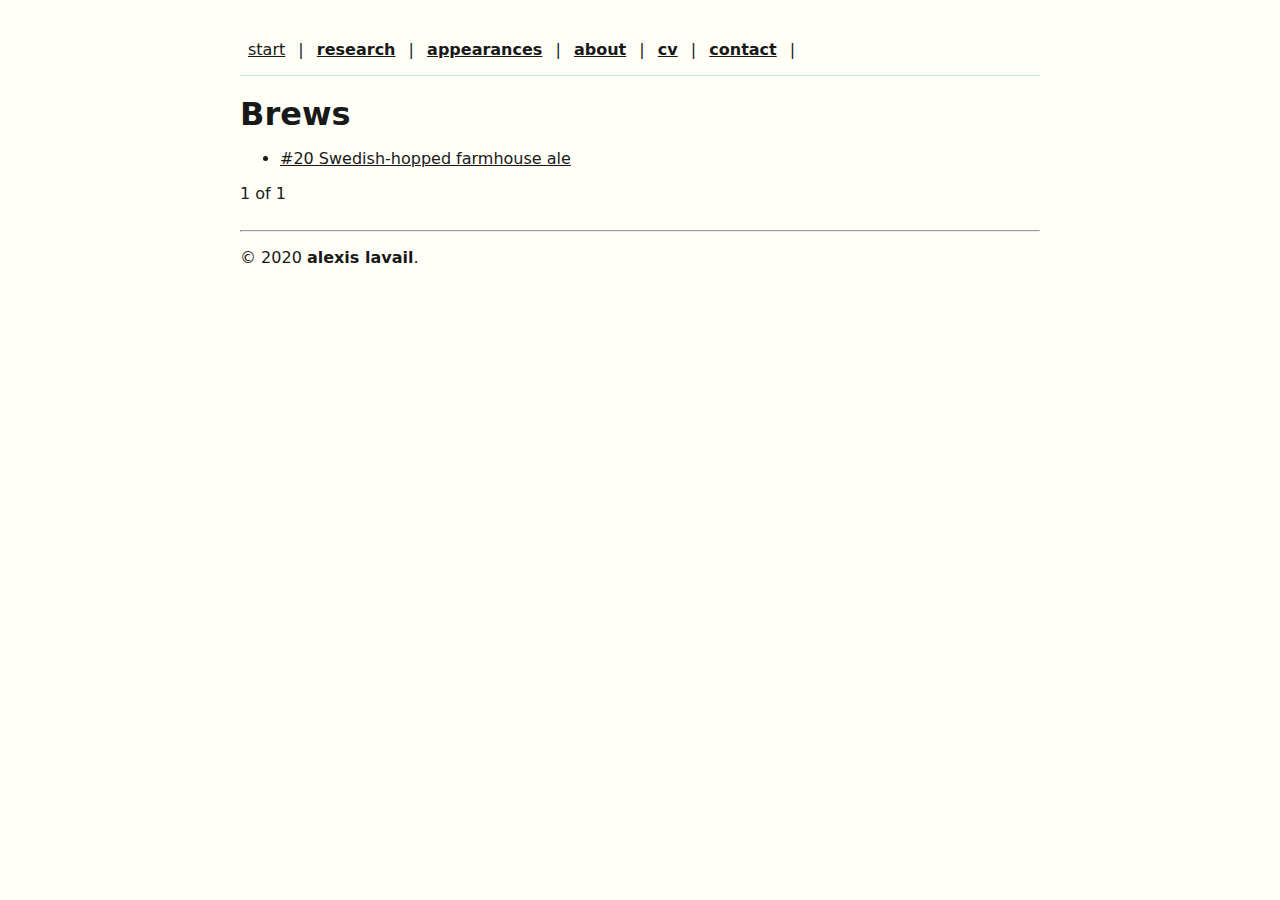
<file: brew/index.html>
<!DOCTYPE html>
<html lang="en-us">
<head>
	<meta charset="UTF-8">
	<meta name="viewport" content="width=device-width, initial-scale=1">
	<meta http-equiv="X-UA-Compatible" content="IE=edge">
	<style type=text/css>body{font-family:monospace;}</style>
	<title>Brews</title>
	<meta name="description" content="alexis lavail">
	
	<link rel="stylesheet" href="/css/style.css">
	
	<link rel="alternate" type="application/rss+xml" href="/brew/index.xml" title="alexis lavail">
</head>
<body>
	<header>
	<nav>
			<a href="https://astro-alexis.github.io/">start</a> |
			
			
			<a href="/research"><b>research</b></a> | 
			
			<a href="/appearances"><b>appearances</b></a> | 
			
			<a href="/about"><b>about</b></a> | 
			
			<a href="/cv"><b>cv</b></a> | 
			
			<a href="/contact"><b>contact</b></a> | 
			 
	</nav>
	</p>
	
</header>

	
	<main>
		
		
		<div>
			<h1>Brews</h1>
			
		</div>
		
		
		<ul>
		    
		    <li>
		        <div class="post-title">
				
				    <a href="/brew/20-farmhouse-ale/">#20 Swedish-hopped farmhouse ale</a>
				
		        </div>
		    </li>
		    
		</ul>
		<div>

1 of 1

</div>

	</main>

	<footer>
	<br/><hr/><p>&copy; 2020 <b>alexis lavail</b>.
	</p>
</footer>

</body>
</html>
</file>
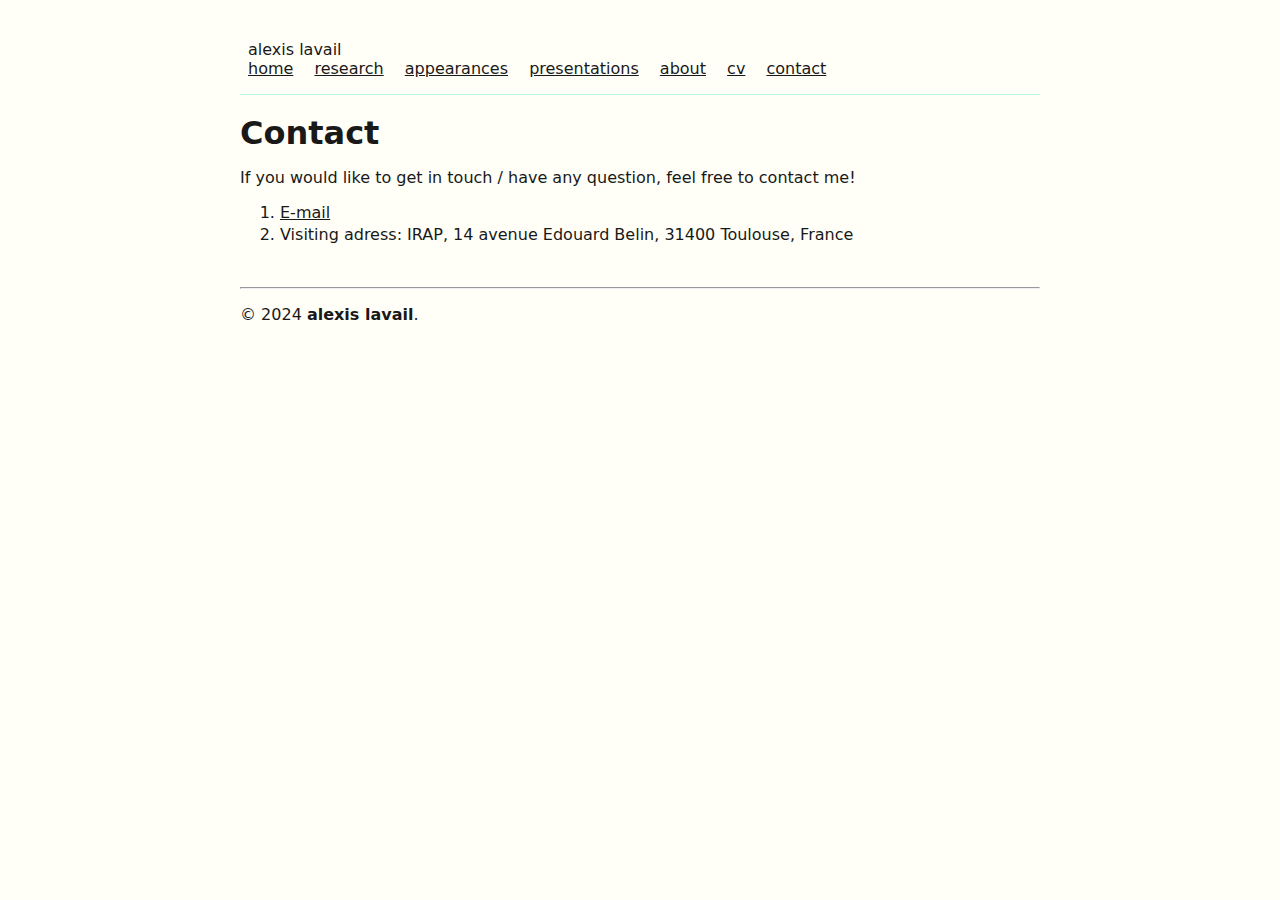
<file: contact/index.html>
<!DOCTYPE html>
<html lang="en-us">
<head>
	<meta charset="UTF-8">
	<meta name="viewport" content="width=device-width, initial-scale=1">
	<meta http-equiv="X-UA-Compatible" content="IE=edge">
	<title>Contact</title>
	<meta name="description" content="alexis lavail">
	<link rel="stylesheet" href="/css/style.css">
</head>
<body>
	<header>
		<p>
			<nav>
				<span>alexis lavail</span> <br/>
				<a href="/">home</a>
				<a href="/research" class="">research</a>
				<a href="/appearances" class="">appearances</a>
				<a href="/presentations" class="">presentations</a>
				<a href="/about" class="">about</a>
				<a href="/cv" class="">cv</a>
				<a href="/contact" class="">contact</a>
			</nav>
		</p>
	</header>	
	<main>
		<article>
            <h1>Contact</h1>
			<p>If you would like to get in touch / have any question, feel free to contact me!</p>
			<ol>
				<li><a href="mailto:alexis.lavail@irap.omp.eu">E-mail</a></li>
				<li>Visiting adress: IRAP, 14 avenue Edouard Belin, 31400 Toulouse, France</li>
		</article>
	</main>

	<footer>
		<br/><hr/><p>&copy; 2024 <b>alexis lavail</b>.
	</footer>

</body>
</html>
</file>
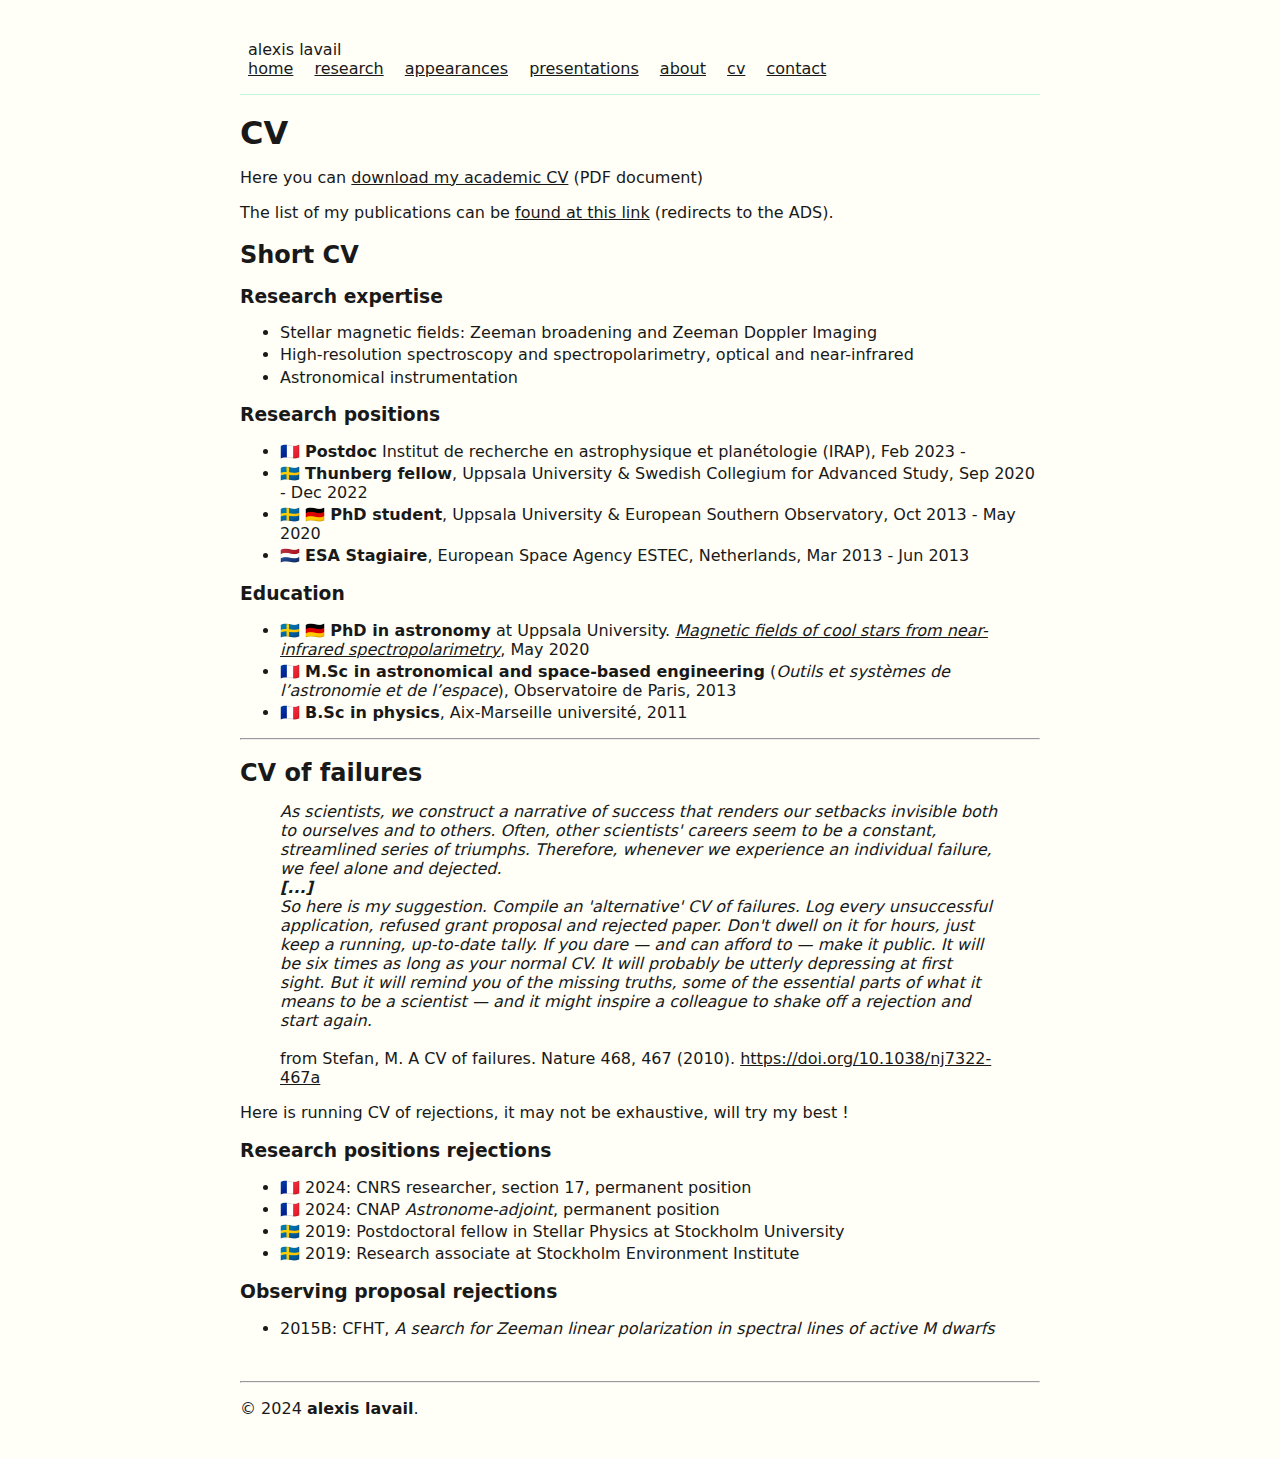
<file: cv/index.html>
<!DOCTYPE html>
<html lang="en-us">
<head>
	<meta charset="UTF-8">
	<meta name="viewport" content="width=device-width, initial-scale=1">
	<meta http-equiv="X-UA-Compatible" content="IE=edge">
	<title>CV</title>
	<meta name="description" content="alexis lavail">
	<link rel="stylesheet" href="/css/style.css">
	
	
</head>
<body>
	<header>
		<p>
			<nav>
				<span>alexis lavail</span> <br/>
				<a href="/">home</a>
				<a href="/research" class="">research</a>
				<a href="/appearances" class="">appearances</a>
				<a href="/presentations" class="">presentations</a>
				<a href="/about" class="">about</a>
				<a href="/cv" class="">cv</a>
				<a href="/contact" class="">contact</a>
			</nav>
		</p>
	</header>
	<main>
		<article>
            <h1>CV</h1>
			<p>Here you can <a href="alexislavail_cv.pdf">download my academic CV</a> (PDF document)</p>
			<p>The list of my publications can be <a href="https://ui.adsabs.harvard.edu/search/q=%20author%3A%22lavail%2Ca%22&amp;sort=date%20desc%2C%20bibcode%20desc&amp;p_=0">found at this link</a> (redirects to the ADS).</p>
			<h2 id="short-cv">Short CV</h2>
			<h3 id="research-expertise">Research expertise</h3>
			<ul>
				<li>Stellar magnetic fields: Zeeman broadening and Zeeman Doppler Imaging</li>
				<li>High-resolution spectroscopy and spectropolarimetry, optical and near-infrared</li>
				<li>Astronomical instrumentation</li>
			</ul>
			<h3 id="research-positions">Research positions</h3>
			<ul>
				<li>🇫🇷 <strong>Postdoc</strong> Institut de recherche en astrophysique et planétologie (IRAP), Feb 2023 - </li>
				<li>🇸🇪 <strong>Thunberg fellow</strong>, Uppsala University &amp; Swedish Collegium for Advanced Study, Sep 2020 - Dec 2022</li>
				<li>🇸🇪 🇩🇪 <strong>PhD student</strong>, Uppsala University &amp; European Southern Observatory, Oct 2013 - May 2020</li>
				<li>🇳🇱 <strong>ESA Stagiaire</strong>, European Space Agency ESTEC, Netherlands, Mar 2013 - Jun 2013</li>
			</ul>
			<h3 id="education">Education</h3>
			<ul>
				<li>🇸🇪 🇩🇪 <strong>PhD in astronomy</strong> at Uppsala University. <a href="http://urn.kb.se/resolve?urn=urn:nbn:se:uu:diva-406608"><em>Magnetic fields of cool stars from near-infrared spectropolarimetry</em></a>, May 2020</li>
				<li>🇫🇷 <strong>M.Sc in astronomical and space-based engineering</strong> (<em>Outils et systèmes de l&rsquo;astronomie et de l&rsquo;espace</em>), Observatoire de Paris, 2013</li>
				<li>🇫🇷 <strong>B.Sc in physics</strong>, Aix-Marseille université, 2011</li>
			</ul>
            <hr/>
            <h2 id="failures">CV of failures</h2>
            <blockquote>
                <em>As scientists, we construct a narrative of success that renders our setbacks invisible both to ourselves and to others. 
                Often, other scientists' careers seem to be a constant, streamlined series of triumphs. Therefore, whenever we experience an 
                individual failure, we feel alone and dejected. 
                <br/><strong>[...]</strong><br/>
                So here is my suggestion. Compile an 'alternative' CV of failures. 
                Log every unsuccessful application, refused grant proposal and rejected paper. Don't dwell on it for hours, just keep a running, 
                up-to-date tally. If you dare — and can afford to — make it public. It will be six times as long as your normal CV. 
                It will probably be utterly depressing at first sight. But it will remind you of the missing truths, some of the essential parts 
                of what it means to be a scientist — and it might inspire a colleague to shake off a rejection and start again.</em>
            <br/><br/><span>from Stefan, M. A CV of failures. Nature 468, 467 (2010). <a href="https://www.nature.com/articles/nj7322-467a">https://doi.org/10.1038/nj7322-467a</a></span>
            </blockquote>
            <p>Here is running CV of rejections, it may not be exhaustive, will try my best !</p>
            <h3>Research positions rejections</h3>
            <ul>
                <li>🇫🇷 2024: CNRS researcher, section 17, permanent position</li>
                <li>🇫🇷 2024: CNAP <em>Astronome-adjoint</em>, permanent position</li>
                <li>🇸🇪 2019: Postdoctoral fellow in Stellar Physics at Stockholm University</li>
                <li>🇸🇪 2019: Research associate at Stockholm Environment Institute</li>
            </ul>
            <h3>Observing proposal rejections</h3>
            <ul>
                <li>2015B: CFHT, <em>A search for Zeeman linear polarization in spectral lines of active M dwarfs</em></li>
            </ul>
		</article>
	</main>

	<footer>
		<br/><hr/><p>&copy; 2024 <b>alexis lavail</b>.
	</footer>

</body>
</html>
</file>
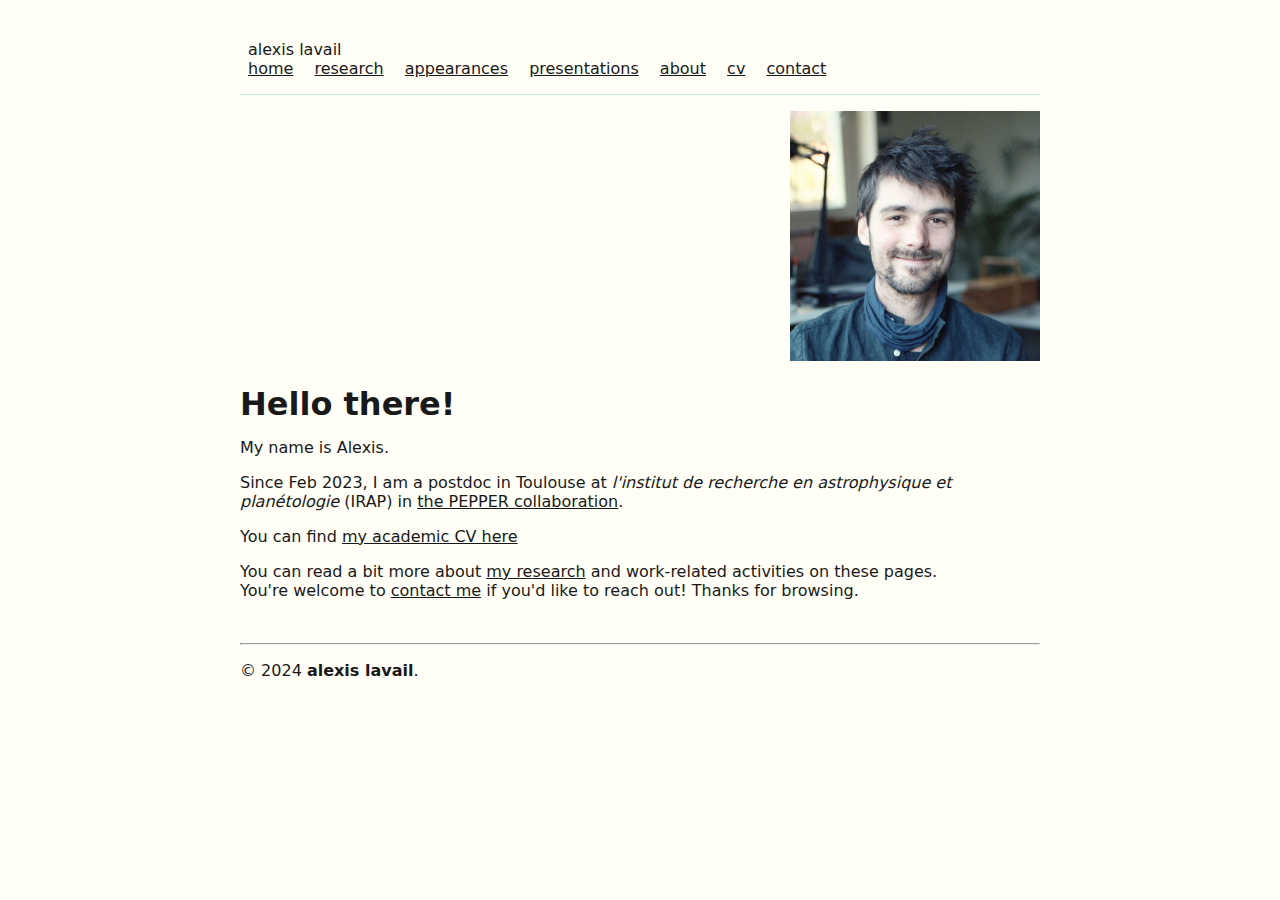
<file: en/index.html>
<!DOCTYPE html><html><head><title>https://astro-alexis.github.io/</title><link rel="canonical" href="https://astro-alexis.github.io/"/><meta name="robots" content="noindex"><meta charset="utf-8" /><meta http-equiv="refresh" content="0; url=https://astro-alexis.github.io/" /></head></html>
</file>
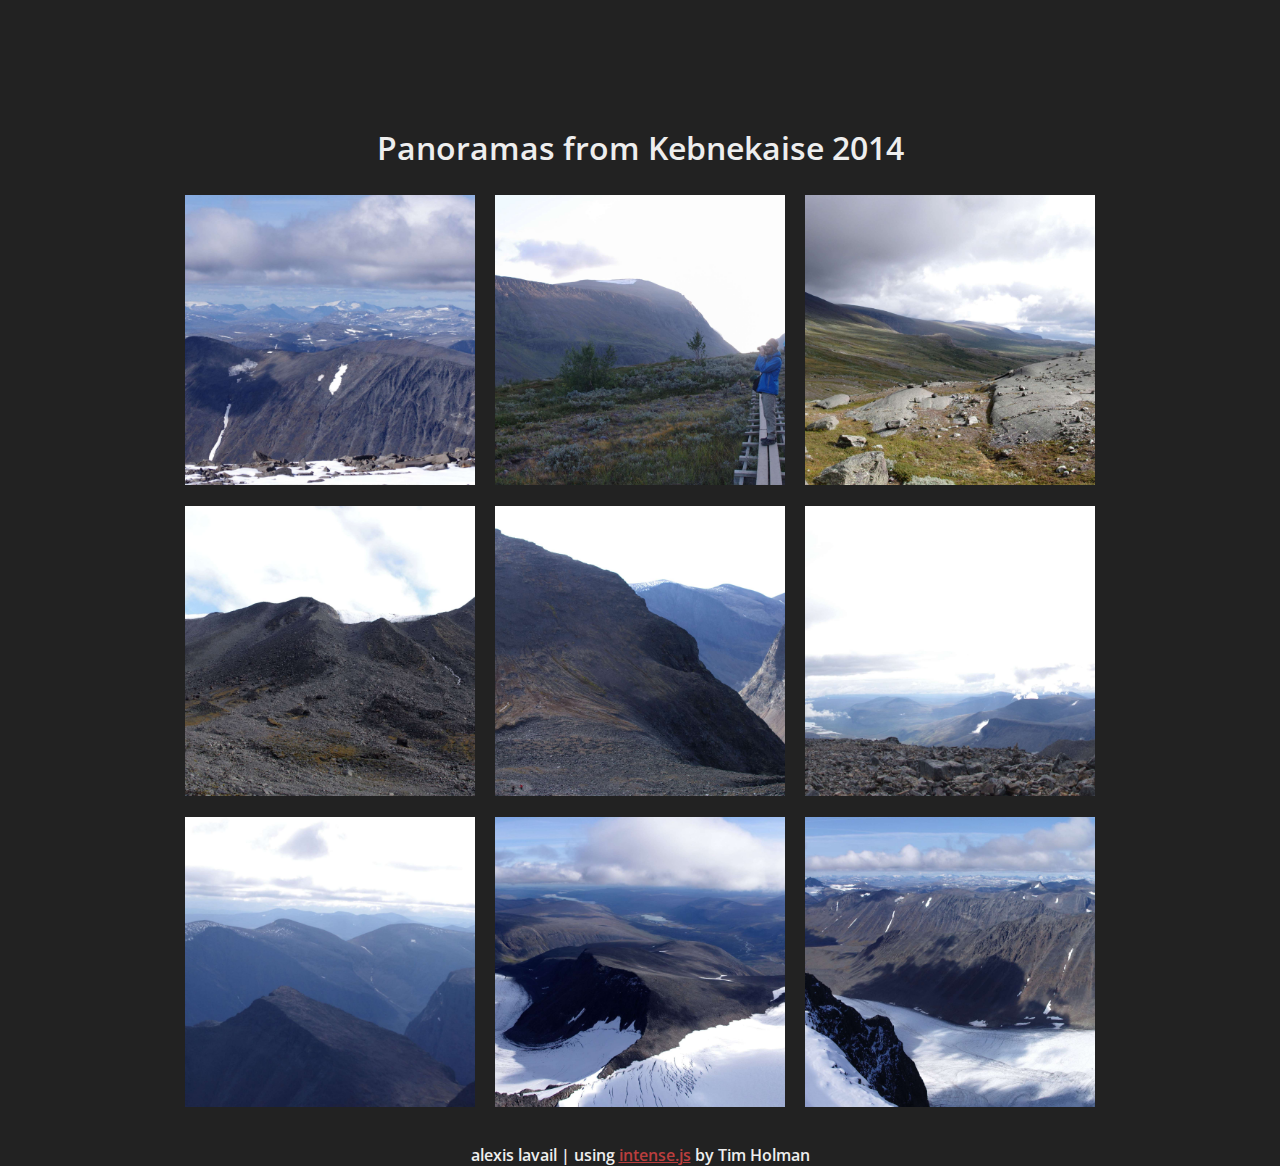
<file: kebnekaise2014/index.html>
<!doctype html>
<html>
    <head>
        <title> Kebnekaise 2014 </title>
        <meta name="description" content="Panoramas from kebnekaise.">

        <!-- CSS -->
        <link href='./css/styles.css' rel='stylesheet'>

        <!-- JS -->
        <script src='js/intense.js'></script>

        <!-- FONTS -->
<link href='http://fonts.googleapis.com/css?family=Open+Sans:600' rel='stylesheet' type='text/css'>
    <body>

    	<header>
    		<div class="main">
    			<h1> Panoramas from Kebnekaise 2014 </h1>
    		</div>
    	</header>
    	<section class="demos">
    		<!-- Using divs for the demo, for formatting... you can use images if you want!  -->
    		<div class="demo-image un" data-image="./img/img_0002.jpg" data-title="click anywhere to go back" data-caption=""></div>
    		<div class="demo-image deux" data-image="./img/img_0003.jpg" data-title="click anywhere to go back" data-caption=""></div>
    		<div class="demo-image trois"  data-image="./img/img_0004.jpg" data-title="click anywhere to go back" data-caption=""></div>
            </br>
            <div class="demo-image quatre"  data-image="./img/img_0005.jpg" data-title="click anywhere to go back" data-caption=""></div>
            <div class="demo-image cinq"  data-image="./img/img_0006.jpg" data-title="click anywhere to go back" data-caption=""></div>
            <div class="demo-image six"  data-image="./img/img_0007.jpg" data-title="click anywhere to go back" data-caption=""></div>
            </br>
            <div class="demo-image sept"  data-image="./img/img_0008.jpg" data-title="click anywhere to go back" data-caption=""></div>
            <div class="demo-image huit"  data-image="./img/img_0009.jpg" data-title="click anywhere to go back" data-caption=""></div>
            <div class="demo-image neuf"  data-image="./img/img_0010.jpg" data-title="click anywhere to go back" data-caption=""></div>
	    </br> <p>alexis lavail | using <a href="http://tholman.com/intense-images/" target="_blank">intense.js</a> by Tim Holman</p>
    	</section>

    	<script>
			var elements = document.querySelectorAll( '.demo-image' );
			Intense( elements );
		</script>
    </body>
</html>
</file>
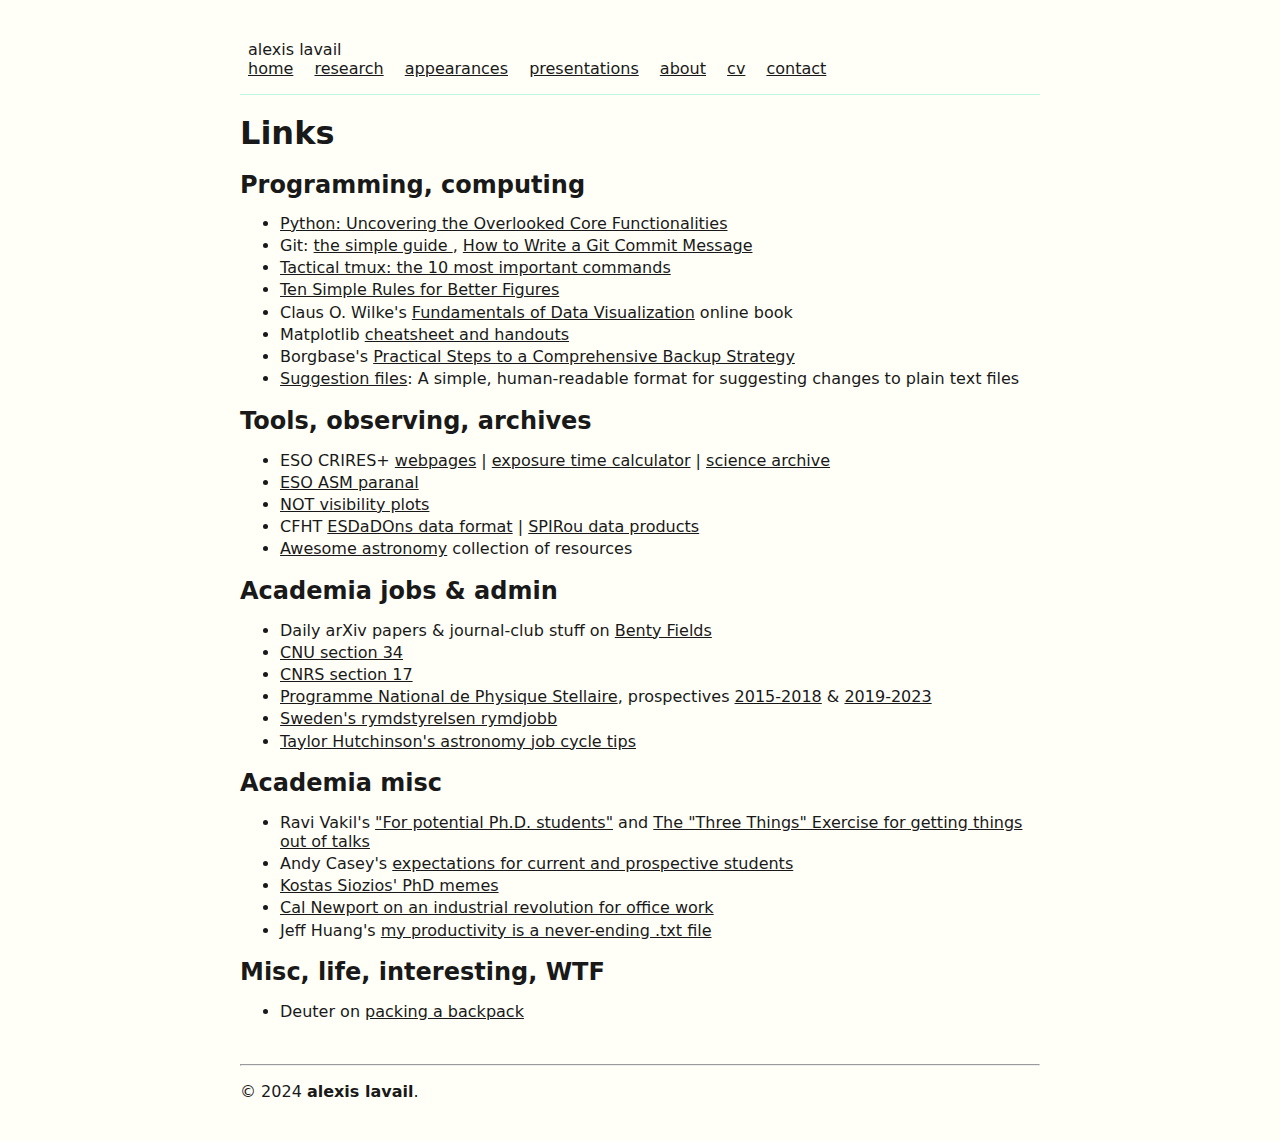
<file: links/index.html>
<!DOCTYPE html>
<html lang="en-us">
<head>
	<meta charset="UTF-8">
	<meta name="viewport" content="width=device-width, initial-scale=1">
	<meta http-equiv="X-UA-Compatible" content="IE=edge">
	<title>Links</title>
	<meta name="description" content="alexis lavail">
	<link rel="stylesheet" href="/css/style.css">
</head>
<body>
	<header>
		<p>
			<nav>
				<span>alexis lavail</span> <br/>
				<a href="/">home</a>
				<a href="/research" class="">research</a>
				<a href="/appearances" class="">appearances</a>
				<a href="/presentations" class="">presentations</a>
				<a href="/about" class="">about</a>
				<a href="/cv" class="">cv</a>
				<a href="/contact" class="">contact</a>            
			</nav>
		</p>
	</header>
	<main>
		<article>
            
			<h1>Links</h1>
			<h2>Programming, computing</h2>
			<ul>
				<li><a href="https://erikvandeven.medium.com/python-uncovering-the-overlooked-core-functionalities-54590420c225">Python: Uncovering the Overlooked Core Functionalities</a></li>
				<li>
                    Git: <a href="http://rogerdudler.github.io/git-guide/">the simple guide </a>, 
				    <a href="https://cbea.ms/git-commit/">How to Write a Git Commit Message </a>
                </li>
				<li><a href="https://danielmiessler.com/p/tmux/">Tactical tmux: the 10 most important commands</a></li>
				<li><a href="https://journals.plos.org/ploscompbiol/article?id=10.1371/journal.pcbi.1003833">Ten Simple Rules for Better Figures</a></li>
				<li>Claus O. Wilke's <a href="https://clauswilke.com/dataviz/">Fundamentals of Data Visualization</a> online book</li>
                <li>Matplotlib <a href="https://matplotlib.org/cheatsheets/">cheatsheet and handouts</a></li>
                <li>Borgbase's <a href="https://docs.borgbase.com/strategy/">Practical Steps to a Comprehensive Backup Strategy</a></li>
                <li><a href="https://suggestions.ink/">Suggestion files</a>: A simple, human-readable format for suggesting changes to plain text files</li>
			</ul>
			<h2>Tools, observing, archives</h2>
			<ul>
				<li>
                    ESO CRIRES+ <a href="http://www.eso.org/sci/facilities/develop/instruments/crires_up.html#par_title">webpages</a> | 
                    <a href="https://etc.eso.org/observing/etc/crires2">exposure time calculator</a> |   
				    <a href="http://archive.eso.org/wdb/wdb/eso/crires/form">science archive</a>
                </li>
				<li><a href="https://www.eso.org/asm/ui/publicLog?name=Paranal">ESO ASM paranal</a></li>
				<li><a href="https://www.not.iac.es/observing/forms/visibility/">NOT visibility plots</a></li>
				<li>
                    CFHT <a href="https://www.cfht.hawaii.edu/Instruments/Spectroscopy/Espadons/CLASSICAL/">ESDaDOns data format</a> |  
				    <a href="https://www.cfht.hawaii.edu/Instruments/SPIRou/FileStructure.php">SPIRou data products</a>
                </li>
				<li><a href="https://github.com/jonathansick/awesome-astronomy#conferences">Awesome astronomy</a> collection of resources</li>
			</ul>
			<h2>Academia jobs & admin</h2>
			<ul>
                <li>Daily arXiv papers & journal-club stuff on <a href="https://www.benty-fields.com">Benty Fields</a></li>
				<li><a href="https://cnu34.osug.fr/">CNU section 34</a></li>
				<li><a href="https://section17.obspm.fr/">CNRS section 17</a></li>
				<li><a href="https://www.pnps.cnrs.fr/">Programme National de Physique Stellaire</a>, prospectives <a href="https://www.pnps.cnrs.fr/docs/PNPS_BILAN-2015-2018.pdf">2015-2018</a> & <a href="https://www.pnps.cnrs.fr/docs/PNPS-PROSPECTIVE-2019-2023-FINAL.pdf">2019-2023</a></li>
				<li><a href="https://www.rymdstyrelsen.se/innovation/rymdjobb/aktuella-rymdjobb-2023/">Sweden's rymdstyrelsen rymdjobb</a></li>
				<li><a href="https://aibhleog.github.io/job-cycle">Taylor Hutchinson's astronomy job cycle tips</a></li>
			</ul>
			<h2>Academia misc</h2>
			<ul>
				<li>Ravi Vakil's <a href="http://math.stanford.edu/~vakil/potentialstudents.html">"For potential Ph.D. students"</a> and <a href="https://math.stanford.edu/~vakil/threethings.html">The "Three Things" Exercise for getting things out of talks</a></li>
				<li>Andy Casey's <a href="http://astrowizici.st/research/expectations/">expectations for current and prospective students</a></li>
				<li> <a href="https://ksiop.webpages.auth.gr/?page_id=15">Kostas Siozios' PhD memes</a></li>
				<li><a href="https://80000hours.org/podcast/episodes/cal-newport-industrial-revolution-for-office-work/">Cal Newport on an industrial revolution for office work</a></li>
                <li>Jeff Huang's <a href="https://jeffhuang.com/productivity_text_file/">my productivity is a never-ending .txt file</a></li>
			</ul>
			<h2>Misc, life, interesting, WTF</h2>
			<ul>
				<li>Deuter on <a href="https://info.deuter.com/blog/packing-a-backpack">packing a backpack</a></li>
			</ul>
		</article>
	<footer>
		<br/><hr/><p>&copy; 2024 <b>alexis lavail</b>.
	</footer>

</body>
</html>
</file>
<file: css/style.css>
html {
    overflow-y: scroll; 
    background-color: rgb(255, 255, 248);
)}

header {
    font-family: system-ui;
    border-bottom: solid .1rem #bef6e0;
    margin-bottom: 1rem;
}

body{
	max-width: 800px;
	margin: 40px auto;
	padding:0 10px;
    font-family: system-ui;
	font-weight: 400;
	color: rgb(25,25,25);
    font-variant-numeric: tabular-nums;
}

time {
    color: rgb(130,130,130);
    font-variant-numeric: tabular-nums;
}


h1,h2,h3,h4 {
	line-height:1.1; 
	font-variant-numeric: tabular-nums;
	margin-bottom: 0.1rem;
}
h2 a {
    border-bottom: none;
    margin-bottom: -2.1rem;
    font-variant-numeric: tabular-nums;
}

span {
	font-family: system-ui;
    font-variant-numeric: tabular-nums;
}

a {
    color: inherit;
}

a:hover {
    opacity: 0.7;
}

p > code{color: #FFFFFF; background:#000000; padding:2px}
pre{color: #FFFFFF; background:#000000; padding:24px; overflow-x: auto}
article{padding:0px; max-width: 800px; margin: 0px;}
.center {display: block;margin-left: auto;margin-right: auto;width: 100%;}
img { max-width: 100%; height: auto; background-color: white;}

img[src$='#center']
{
    display: block;
    margin: 0.7rem auto; /* you can replace the vertical '0.7rem' by
                            whatever floats your boat, but keep the
                            horizontal 'auto' for this to work */
    /* whatever else styles you fancy here */
}
figcaption {
    color: #bb3e3e; 
    font-family: serif;
    text-align: center;}

figure {margin: auto}

nav a, nav span {
padding: 0.5rem 0.5rem 0.5rem 0.5rem; 
}
a.active {
    color: #ffffff;
    background: #3e89a1;
    font-weight: bold;
    text-decoration: none;
}
a.active:hover {
    background: #6fbbe2;
}

hr.light {
    border: 1px dashed #cccccc;
}


th, thead {
    text-align: "left";
}

ol li, ul li {
	margin-bottom: 0.2rem;
}

.publication-title {
    font-family: sans-serif; 
}


.publinks {
    float: right;
}

.publinks a {
    font-weight: 400;
    padding-left: .2rem;
    padding-right: .2rem;
}

.publinks a:hover {
    color: #6D75E0;
}

dd {
    font-size: 1rem;
}

.me {
    color: #bb3e3e;
    font-weight: 700;
}

.authors {
    color: #91889B;
    line-height: 1.3rem;
    font-size: .9rem;
}

.pubref {
    line-height: 1.3rem;
    font-size: 1.rem;
    font-style: italic;
}
dt {
    font-weight: 400;
}

pubnum {
    color: #657b83;
}
</file>
<file: kebnekaise2014/css/styles.css>
/*
 * intense-image-viewer
 *
 * MIT licensed
 * Copyright (C) 2013 Tim Holman, http://tholman.com
 */
/*********************************************
 *
 *********************************************/
* {
  -webkit-font-smoothing: antialiased;
  -moz-box-sizing: border-box;
  box-sizing: border-box; }

html, body {
font-family: 'Open Sans', sans-serif;
  margin: 0px;
  height: 100%;
  width: 100%;
  font-weight:600; }

body {
  padding: 20px;
  text-align: center;
  min-width: 700px;
  background: #222;
  color: #eee; }

a
 {
 color:  #bb3e3e;
}
h1 {
font-family: 'Open Sans', sans-serif;
 background: rgba(0, 0, 0, 0.7);
 font-weight:600;
 padding-left: 3px;
 padding-right: 3px;
}
header h1, footer h1 {
  font-family: "open Sans", sans-serif;
  width: auto;
  background: #222222;
  color: #eee;
  height: 55px;
  line-height: 55px;
  margin: auto;
  margin-top: 100px;
  margin-bottom: 20px; }

.demos {
  text-align: center;
  margin-top: 20px; }

.demo-image {
  cursor: url("../img/plus_cursor.png") 25 25, pointer;
  display: inline-block;
  width: 290px;
  height: 290px;
  background-size: cover;
  background-position: 50% 50%;
  margin-left: 8px;
  margin-right: 8px;
  margin-bottom: 16px; }
  .demo-image.un {
    background-image: url("../img/img_0002.jpg"); }
  .demo-image.deux {
    background-image: url("../img/img_0003.jpg"); }
  .demo-image.trois {
    background-image: url("../img/img_0004.jpg"); }
  .demo-image.quatre {
    background-image: url("../img/img_0005.jpg"); }
  .demo-image.cinq {
    background-image: url("../img/img_0006.jpg"); }
  .demo-image.six {
    background-image: url("../img/img_0007.jpg"); }
      .demo-image.sept {
    background-image: url("../img/img_0008.jpg"); }
  .demo-image.huit {
    background-image: url("../img/img_0009.jpg"); }
  .demo-image.neuf {
    background-image: url("../img/img_0010.jpg"); }

iframe {
  margin-bottom: -5px;
  margin-left: 2px; }
</file>
